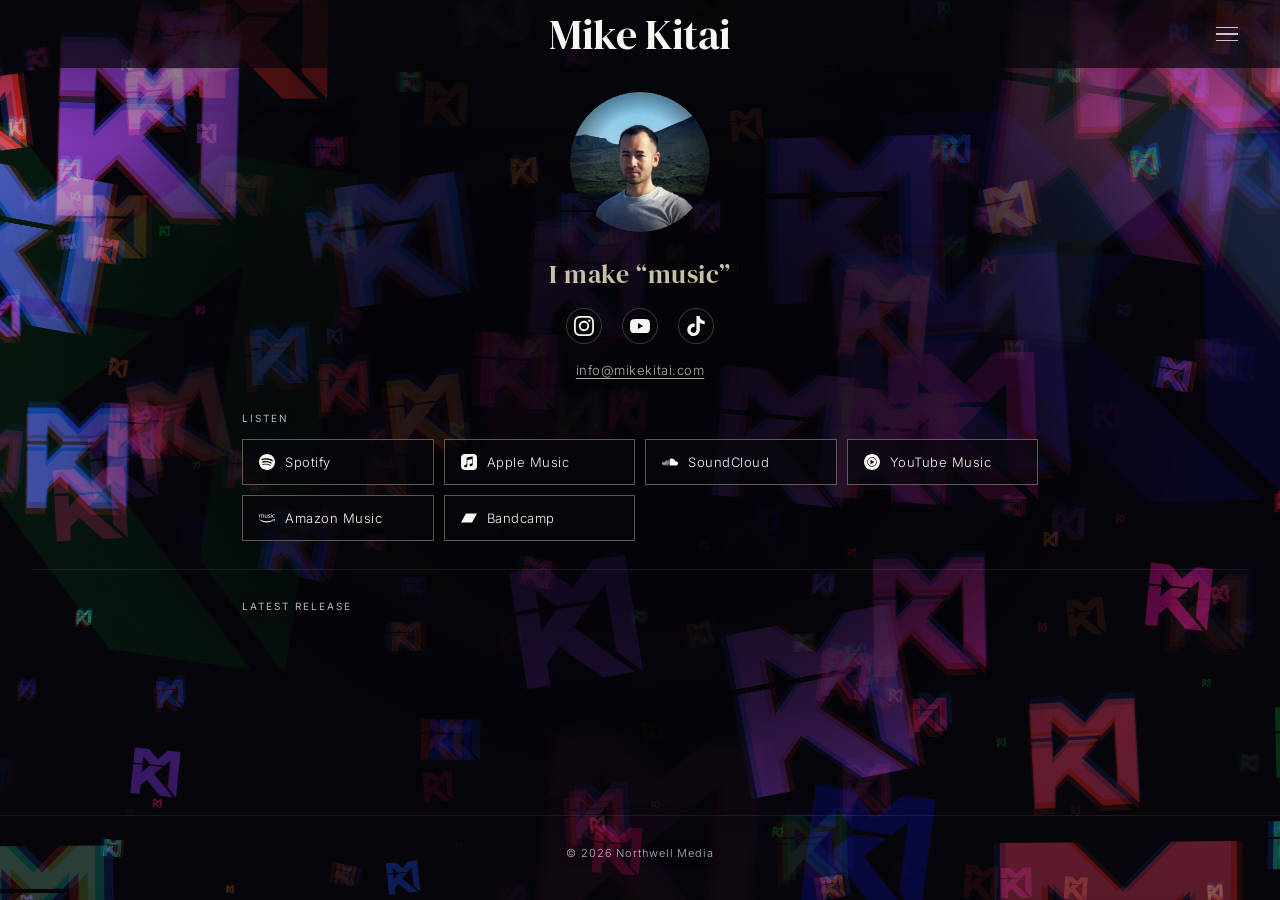
<file: index.html>
<!DOCTYPE html>
<html lang="en">
<head>
  <meta charset="UTF-8" />
  <meta name="viewport" content="width=device-width, initial-scale=1.0" />
  <title>Mike Kitai | Tokyo-Based Singer-Songwriter</title>
  <meta name="description" content="Mike Kitai is a Tokyo-based singer-songwriter. Listen on Spotify, Apple Music, Bandcamp, SoundCloud, YouTube Music and Amazon Music." />
  <link rel="canonical" href="https://mikekitai.com/" />
  <meta name="theme-color" content="#07060b" />

  <!-- Open Graph / social cards -->
  <meta property="og:site_name" content="Mike Kitai" />
  <meta property="og:title" content="Mike Kitai | Tokyo-Based Singer-Songwriter" />
  <meta property="og:description" content="Tokyo-based singer-songwriter. Listen on Spotify, Apple Music, Bandcamp and more." />
  <meta property="og:url" content="https://mikekitai.com/" />
  <meta property="og:type" content="profile" />
  <meta property="og:locale" content="en_US" />
  <meta property="og:image" content="https://mikekitai.com/og-image-v2.jpg" />
  <meta property="og:image:width" content="1200" />
  <meta property="og:image:height" content="630" />
  <meta property="og:image:alt" content="Mike Kitai — Tokyo-based singer-songwriter" />
  <meta name="twitter:card" content="summary_large_image" />
  <meta name="twitter:title" content="Mike Kitai | Tokyo-Based Singer-Songwriter" />
  <meta name="twitter:description" content="Tokyo-based singer-songwriter. Listen on Spotify, Apple Music, Bandcamp and more." />
  <meta name="twitter:image" content="https://mikekitai.com/og-image-v2.jpg" />

  <!-- Structured data: tells Google this domain and the streaming profiles are one artist -->
  <script type="application/ld+json">
  {
    "@context": "https://schema.org",
    "@graph": [
      {
        "@type": ["Person", "MusicGroup"],
        "@id": "https://mikekitai.com/#artist",
        "name": "Mike Kitai",
        "url": "https://mikekitai.com/",
        "image": "https://mikekitai.com/og-image-v2.jpg",
        "description": "Tokyo-based singer-songwriter.",
        "jobTitle": "Singer-songwriter",
        "genre": ["Singer-songwriter", "Indie"],
        "email": "mailto:info@mikekitai.com",
        "homeLocation": {
          "@type": "Place",
          "name": "Tokyo, Japan",
          "address": {
            "@type": "PostalAddress",
            "addressLocality": "Tokyo",
            "addressCountry": "JP"
          }
        },
        "sameAs": [
          "https://open.spotify.com/artist/4LYH22JGVj8yZzbvF5Qhyh",
          "https://music.apple.com/jp/artist/mike-kitai/1631003620",
          "https://soundcloud.com/mikekitai",
          "https://music.youtube.com/@mikekitai",
          "https://music.amazon.com/artists/B0B4R88N2R/mike-kitai",
          "https://mikekitai.bandcamp.com/",
          "https://www.instagram.com/mikekitai",
          "https://youtube.com/@mikekitai",
          "https://www.tiktok.com/@mikekitai"
        ]
      },
      {
        "@type": "WebSite",
        "@id": "https://mikekitai.com/#website",
        "url": "https://mikekitai.com/",
        "name": "Mike Kitai",
        "inLanguage": "en",
        "publisher": { "@id": "https://mikekitai.com/#artist" }
      }
    ]
  }
  </script>

  <link rel="preload" as="image" href="portrait-base.webp" fetchpriority="high" />
  <link rel="preload" as="font" type="font/woff2" href="fonts/dmserifdisplay-400.woff2" crossorigin />
  <link rel="preload" as="font" type="font/woff2" href="fonts/inter-400.woff2" crossorigin />
  <link rel="icon" href="MK_favicon.svg" type="image/svg+xml" />
  <script src="site.js" defer></script>
  <script src="field.js" defer></script>
  <!-- Analytics — loaded on idle after `load` so the 67 KB of GTM never
       competes with first paint. dataLayer queues the config until then,
       so the pageview still fires for every real visitor. -->
  <script>
    window.dataLayer = window.dataLayer || [];
    function gtag(){dataLayer.push(arguments);}
    gtag('js', new Date());
    gtag('config', 'G-2ZZ6YZRC86');
    addEventListener('load', function () {
      var load = function () {
        var s = document.createElement('script');
        s.async = true;
        s.src = 'https://www.googletagmanager.com/gtag/js?id=G-2ZZ6YZRC86';
        document.head.appendChild(s);
      };
      'requestIdleCallback' in window
        ? requestIdleCallback(load, { timeout: 3000 })
        : setTimeout(load, 1200);
    });
  </script>
  <style>
  /* ═══ SELF-HOSTED FONTS ═══ same origin, no third-party handshake ═══ */
  @font-face{font-family:'Inter';font-style:normal;font-weight:300;font-display:swap;src:url(fonts/inter-300.woff2) format('woff2')}
  @font-face{font-family:'Inter';font-style:normal;font-weight:400;font-display:swap;src:url(fonts/inter-400.woff2) format('woff2')}
  @font-face{font-family:'DM Serif Display';font-style:normal;font-weight:400;font-display:swap;src:url(fonts/dmserifdisplay-400.woff2) format('woff2')}

  /* The rain layer is position:fixed and covers only the viewport. When a
     mobile URL bar collapses, the visual viewport briefly exceeds it and the
     browser canvas shows through — white by default. Colouring the root
     propagates to the canvas, so overscroll and that gap paint dark. */
  html { background-color: #07060b; }

    /* ═══ SHARED (keep in sync across pages) ═══ */
    *, *::before, *::after { box-sizing: border-box; margin: 0; padding: 0; }

    :root {
      --white: #f7f6f3;
      --mid: #bdb2c9; /* was #7a6d8a — only 2.1:1 on the gradient; this clears 5:1 */
      --accent: #c8bfa8;
      --line: rgba(200, 191, 168, 0.1);
      --line-strong: rgba(200, 191, 168, 0.18);
      --nav-bg: rgba(10, 5, 20, 0.85);
    }

    html { scroll-behavior: smooth; }

    body {
      color: var(--white);
      font-family: 'Inter', sans-serif;
      font-weight: 300;
      font-size: 15px;
      line-height: 1.7;
      overflow-x: hidden;
    }

    /* ═══ BACKGROUND ═══
       One 18px column per pixel of the MK grid. Each carries a soft streak on
       black that falls at its own rate, built by the script at the end of the
       body. transform only, so it composites rather than repaints. */
    .gradient-bg {
      position: fixed;
      inset: 0;
      z-index: -2;
      background-color: #07060b;
      display: flex;
      overflow: hidden;
    }

    .rain-col { flex: 0 0 18px; position: relative; overflow: hidden; }

    .rain-col > i {
      position: absolute;
      left: 0; right: 0; top: 0;
      display: block;
      animation-name: fall;
      animation-timing-function: linear;
      animation-iteration-count: infinite;
    }

    @keyframes fall {
      from { transform: translateY(0); }
      to   { transform: translateY(var(--p)); }
    }

    /* The pixel stencil as three offset CMY masks. Cyan blocks red, magenta
       blocks green, yellow blocks blue — stacked in register they make black,
       and where they drift apart each pixel edge picks up a colour fringe. */
    .mk-mask {
      position: fixed;
      inset: 0;
      z-index: -1;
      pointer-events: none;
      background-image: url("data:image/svg+xml,%3Csvg%20xmlns%3D%27http%3A%2F%2Fwww.w3.org%2F2000%2Fsvg%27%20viewBox%3D%27-2%20-2%20104%20104%27%3E%3Cpath%20d%3D%27M0%2C0%20L100%2C0%20L100%2C100%20L0%2C100%20Z%20M31%2C0%20L51.8%2C20.8%20L72.6%2C0%20Z%20M0%2C33.3%20L0%2C36.7%20L20%2C36.7%20L20%2C52.6%20L36%2C36.7%20L64.3%2C36.7%20L47.2%2C53.9%20L93.2%2C100%20L100%2C100%20L80%2C79.9%20L80%2C21%20L67.6%2C33.4%20L36%2C33.4%20L20%2C17.4%20L20%2C33.3%20Z%20M20%2C81%20L20%2C100%20L64.9%2C100%20L33%2C68.1%20Z%27%20fill%3D%27%23ffff00%27%20fill-rule%3D%27evenodd%27%2F%3E%3C%2Fsvg%3E"), url("data:image/svg+xml,%3Csvg%20xmlns%3D%27http%3A%2F%2Fwww.w3.org%2F2000%2Fsvg%27%20viewBox%3D%27-2%20-2%20104%20104%27%3E%3Cpath%20d%3D%27M0%2C0%20L100%2C0%20L100%2C100%20L0%2C100%20Z%20M31%2C0%20L51.8%2C20.8%20L72.6%2C0%20Z%20M0%2C33.3%20L0%2C36.7%20L20%2C36.7%20L20%2C52.6%20L36%2C36.7%20L64.3%2C36.7%20L47.2%2C53.9%20L93.2%2C100%20L100%2C100%20L80%2C79.9%20L80%2C21%20L67.6%2C33.4%20L36%2C33.4%20L20%2C17.4%20L20%2C33.3%20Z%20M20%2C81%20L20%2C100%20L64.9%2C100%20L33%2C68.1%20Z%27%20fill%3D%27%23ff00ff%27%20fill-rule%3D%27evenodd%27%2F%3E%3C%2Fsvg%3E"), url("data:image/svg+xml,%3Csvg%20xmlns%3D%27http%3A%2F%2Fwww.w3.org%2F2000%2Fsvg%27%20viewBox%3D%27-2%20-2%20104%20104%27%3E%3Cpath%20d%3D%27M0%2C0%20L100%2C0%20L100%2C100%20L0%2C100%20Z%20M31%2C0%20L51.8%2C20.8%20L72.6%2C0%20Z%20M0%2C33.3%20L0%2C36.7%20L20%2C36.7%20L20%2C52.6%20L36%2C36.7%20L64.3%2C36.7%20L47.2%2C53.9%20L93.2%2C100%20L100%2C100%20L80%2C79.9%20L80%2C21%20L67.6%2C33.4%20L36%2C33.4%20L20%2C17.4%20L20%2C33.3%20Z%20M20%2C81%20L20%2C100%20L64.9%2C100%20L33%2C68.1%20Z%27%20fill%3D%27%2300ffff%27%20fill-rule%3D%27evenodd%27%2F%3E%3C%2Fsvg%3E");
      background-size: 18px 18px, 18px 18px, 18px 18px;
      background-repeat: repeat, repeat, repeat;
      background-blend-mode: multiply, multiply, normal;
      mix-blend-mode: multiply;
      animation: aberrate 11s ease-in-out infinite alternate;
    }

    @keyframes aberrate {
      0%   { background-position:  1px 0px, 0 0, -1px  0px; }
      50%  { background-position: -1px 1px, 0 0,  1px -1px; }
      100% { background-position:  2px 0px, 0 0, -2px  1px; }
    }

    /* Soft darkening under the content column only; the edges stay bright. */
    .scrim {
      position: fixed;
      inset: 0;
      z-index: -1;
      pointer-events: none;
      background: radial-gradient(ellipse 58% 72% at 50% 42%,
                  rgba(4, 3, 8, 0.82) 0%, rgba(4, 3, 8, 0.45) 52%, transparent 78%);
    }

    .navbar {
      position: fixed;
      top: 0;
      left: 0;
      right: 0;
      z-index: 100;
      display: grid;
      grid-template-columns: 36px 1fr 36px;
      align-items: center;
      padding: 0 32px;
      height: 68px;
      /* Matched to .platform-link: same fill and no
         backdrop-filter for the same reason — blurring a full-width bar
         over rain that repaints every frame costs more than the fill. */
      background: rgba(7, 6, 11, 0.7);
    }

    .navbar-name {
      font-family: 'DM Serif Display', serif;
      font-weight: 400;
      font-size: clamp(24px, 4vw, 42px);
      letter-spacing: -0.01em;
      color: var(--white);
      white-space: nowrap;
      text-align: center;
      grid-column: 2;
      line-height: 1;
      text-decoration: none;
      display: inline-block;
      padding: 8px 16px;
      margin: 0 auto;
    }

    .hamburger {
      display: flex;
      flex-direction: column;
      justify-content: center;
      gap: 5px;
      width: 36px;
      height: 36px;
      background: none;
      border: none;
      cursor: pointer;
      padding: 4px;
      grid-column: 3;
    }

    .hamburger span {
      display: block;
      width: 22px;
      height: 1.5px;
      background: var(--white);
      opacity: 0.8;
      transition: opacity 0.2s;
    }

    .hamburger:hover span { opacity: 1; }

    .nav-menu {
      display: none;
      position: absolute;
      top: 68px;
      right: 0;
      min-width: 200px;
      background: rgba(7, 6, 11, 0.7);
      padding: 8px 0;
    }

    .nav-menu.open { display: block; }

    .nav-link {
      display: block;
      padding: 12px 24px;
      color: var(--white);
      text-decoration: none;
      font-size: 13px;
      letter-spacing: 0.08em;
      text-transform: uppercase;
      opacity: 0.7;
      transition: opacity 0.2s, background 0.2s;
    }

    .nav-link:hover {
      opacity: 1;
      background: rgba(200, 191, 168, 0.06);
    }

    footer {
      border-top: 1px solid var(--line);
      padding: 28px 32px;
      text-align: center;
      font-size: 11px;
      color: var(--mid);
      letter-spacing: 0.08em;
    }

    .footer-cta {
      margin-bottom: 12px;
      font-size: 12px;
      letter-spacing: 0.06em;
    }

    .footer-cta a {
      color: var(--accent);
      text-decoration: none;
      border-bottom: 1px solid rgba(200,191,168,0.25);
      padding-bottom: 2px;
      transition: border-color 0.2s;
    }

    .footer-cta a:hover { border-color: var(--accent); }

    /* ── A11Y: skip link, focus ring, screen-reader text ── */
    .skip-link {
      position: absolute;
      left: 8px;
      top: -64px;
      z-index: 200;
      padding: 10px 18px;
      background: #12081f;
      color: var(--white);
      border: 1px solid var(--line-strong);
      border-radius: 3px;
      font-size: 13px;
      letter-spacing: 0.06em;
      text-decoration: none;
      transition: top 0.2s;
    }

    .skip-link:focus { top: 8px; }

    :focus-visible {
      outline: 2px solid var(--accent);
      outline-offset: 3px;
      border-radius: 2px;
    }

    .visually-hidden {
      position: absolute;
      width: 1px;
      height: 1px;
      margin: -1px;
      padding: 0;
      overflow: hidden;
      clip: rect(0 0 0 0);
      clip-path: inset(50%);
      white-space: nowrap;
      border: 0;
    }

    /* ── A11Y: respect reduced-motion ── */
    @media (prefers-reduced-motion: reduce) {
      html { scroll-behavior: auto; }
      *, *::before, *::after {
        animation-duration: 0.01ms !important;
        animation-iteration-count: 1 !important;
        transition-duration: 0.01ms !important;
      }
      .rain-col > i, .mk-mask, .navbar-name,
      .platform-link, .platform-link svg, .social-icon svg,
      .hero-email, .apply-email, .hero-quote, .hero-portrait { animation: none !important; }
      .platform-link svg, .social-icon svg { filter: drop-shadow(0 0 3px rgba(0,0,0,.9)); }
      .navbar-name, .platform-link, .hero-email, .apply-email { text-shadow: none; }
      .hero-quote { text-shadow: 0 2px 14px rgba(3,2,9,.9); }
      .hero-portrait { filter: grayscale(15%); }
    }


    /* ═══ LEGIBILITY OVER THE RAIN ═══
       Remove a class from the body tag to switch any of these off. */

    /* No backdrop-filter here on purpose. Blurring ten small plates over
       content that changes every frame means re-sampling and re-blurring all
       ten, every frame. At 46px tall a slightly more opaque fill is
       indistinguishable and costs nothing. The big content panels on the
       other pages keep their blur — there the effect actually shows. */
    .frosted .platform-link,
    .frosted .listing,
    .frosted .stat-pill {
      background: rgba(7, 6, 11, 0.7);
      border-color: rgba(200, 191, 168, 0.38);
    }
    .frosted .social-icon {
      background: rgba(7, 6, 11, 0.7);
      border-radius: 50%;
      border: 1px solid rgba(200, 191, 168, 0.25);
    }
    .frosted .hero-email,
    .frosted .apply-email {
      background: rgba(7, 6, 11, 0.68);
      padding: 7px 14px;
      border-radius: 3px;
    }
    .frosted .spotify-embed { border-radius: 6px; }

    .strongborder { --line-strong: rgba(200, 191, 168, 0.45); }
    .strongborder .platform-link { border-color: rgba(200, 191, 168, 0.45); }

    .brighticons .social-icon { opacity: 1; }
    .brighticons .social-icon svg,
    .brighticons .platform-link svg { opacity: 1; }

    /* Chromatic split. Labels use text-shadow; SVGs can't, so they stack
       drop-shadows. The dark halo leads every keyframe so nothing loses its
       separation from the rain. Offsets stay small — these are 13px labels. */
    @keyframes rgbUIText {
      0%, 25% { text-shadow: 0 0 1px rgba(251,0,231,.55), 0 0 2px rgba(0,233,235,.55); }
      45%     { text-shadow: 2px 0 1px rgba(251,0,231,.55), -2px 0 1px rgba(0,233,235,.55); }
      50%     { text-shadow: -2px 0 1px rgba(251,0,231,.55), 2px 0 1px rgba(0,233,235,.55); }
      55%     { text-shadow: 0 0 2px rgba(251,0,231,.55), 0 0 2px rgba(0,233,235,.55); }
      90%     { text-shadow: -1px 1px 1px rgba(251,0,231,.55), 1px -1px 1px rgba(0,233,235,.55); }
      100%    { text-shadow: 1px 0 1px rgba(251,0,231,.55), -1px 0 1px rgba(0,233,235,.55); }
    }
    /* Colour first, halo last. drop-shadow chains — each one operates on the
       output of the one before it — so a black halo listed first swallows
       every colour cast after it. */
    @keyframes rgbUIIcon {
      0%, 25% { filter: drop-shadow(0 0 1px rgba(251,0,231,.8))  drop-shadow(0 0 2px rgba(0,233,235,.8))  drop-shadow(0 0 3px rgba(0,0,0,.75)); }
      45%     { filter: drop-shadow(2px 0 0 rgba(251,0,231,.8))  drop-shadow(-2px 0 0 rgba(0,233,235,.8)) drop-shadow(0 0 3px rgba(0,0,0,.75)); }
      50%     { filter: drop-shadow(-2px 0 0 rgba(251,0,231,.8)) drop-shadow(2px 0 0 rgba(0,233,235,.8))  drop-shadow(0 0 3px rgba(0,0,0,.75)); }
      55%     { filter: drop-shadow(0 0 2px rgba(251,0,231,.8))  drop-shadow(0 0 2px rgba(0,233,235,.8))  drop-shadow(0 0 3px rgba(0,0,0,.75)); }
      90%     { filter: drop-shadow(-1px 1px 0 rgba(251,0,231,.8)) drop-shadow(1px -1px 0 rgba(0,233,235,.8)) drop-shadow(0 0 3px rgba(0,0,0,.75)); }
      100%    { filter: drop-shadow(1px 0 0 rgba(251,0,231,.8))  drop-shadow(-1px 0 0 rgba(0,233,235,.8)) drop-shadow(0 0 3px rgba(0,0,0,.75)); }
    }

    /* The social marks are 20px and sit on their own frosted disc, so they
       don't need the dark halo — and without it the split can run harder. */
    @keyframes rgbSocialIcon {
      0%, 25% { filter: drop-shadow(0 0 1px rgba(251,0,231,.9)) drop-shadow(0 0 2px rgba(0,233,235,.9)); }
      45%     { filter: drop-shadow(3px 0 0 rgba(251,0,231,.9)) drop-shadow(-3px 0 0 rgba(0,233,235,.9)); }
      50%     { filter: drop-shadow(-3px 0 0 rgba(251,0,231,.9)) drop-shadow(3px 0 0 rgba(0,233,235,.9)); }
      55%     { filter: drop-shadow(0 2px 0 rgba(251,0,231,.9)) drop-shadow(0 -2px 0 rgba(0,233,235,.9)); }
      90%     { filter: drop-shadow(-2px 2px 0 rgba(251,0,231,.9)) drop-shadow(2px -2px 0 rgba(0,233,235,.9)); }
      100%    { filter: drop-shadow(2px 0 0 rgba(251,0,231,.9)) drop-shadow(-2px 0 0 rgba(0,233,235,.9)); }
    }

    .rgbui .platform-link,
    .rgbui .hero-email,
    .rgbui .apply-email { animation: rgbUIText 2.2s steps(9) infinite alternate; }
    .rgbui .platform-link svg { animation: rgbUIIcon 2.2s steps(9) infinite alternate; }
    .rgbui .social-icon svg  { animation: rgbSocialIcon 2.2s steps(9) infinite alternate; }

    /* staggered so they don't flash in unison */
    .rgbui .platform-link:nth-child(1), .rgbui .platform-link:nth-child(1) svg { animation-delay: 0s; }
    .rgbui .platform-link:nth-child(2), .rgbui .platform-link:nth-child(2) svg { animation-delay: -0.35s; }
    .rgbui .platform-link:nth-child(3), .rgbui .platform-link:nth-child(3) svg { animation-delay: -0.7s; }
    .rgbui .platform-link:nth-child(4), .rgbui .platform-link:nth-child(4) svg { animation-delay: -1.05s; }
    .rgbui .platform-link:nth-child(5), .rgbui .platform-link:nth-child(5) svg { animation-delay: -1.4s; }
    .rgbui .platform-link:nth-child(6), .rgbui .platform-link:nth-child(6) svg { animation-delay: -1.75s; }
    .rgbui .social-icon:nth-child(1) svg { animation-delay: -0.5s; }
    .rgbui .social-icon:nth-child(2) svg { animation-delay: -1.2s; }
    .rgbui .social-icon:nth-child(3) svg { animation-delay: -1.9s; }

    /* the navbar wordmark */
    @keyframes rgbText {
      0%, 25% { text-shadow: 0 0 1px rgba(251,0,231,.75), 0 0 3px rgba(0,233,235,.75), 0 0 3px rgba(0,242,14,.5); }
      45%     { text-shadow: 3px 0 1px rgba(251,0,231,.75), 0 3px 1px rgba(0,233,235,.75), -3px 0 1px rgba(0,242,14,.5); }
      50%     { text-shadow: -3px 0 1px rgba(251,0,231,.75), 0 -3px 1px rgba(0,233,235,.75), 3px 0 1px rgba(0,242,14,.5); }
      55%     { text-shadow: 0 0 3px rgba(251,0,231,.75), 0 0 3px rgba(0,233,235,.75), 0 0 3px rgba(0,242,14,.5); }
      90%     { text-shadow: -3px 0 1px rgba(251,0,231,.75), 0 3px 1px rgba(0,233,235,.75), 3px 0 1px rgba(0,242,14,.5); }
      100%    { text-shadow: 3px 0 1px rgba(251,0,231,.75), 0 -3px 1px rgba(0,233,235,.75), -3px 0 1px rgba(0,242,14,.5); }
    }
    .navbar-name { will-change: text-shadow; animation: rgbText 2s steps(9) infinite alternate; }

    /* body text sitting straight on the rain needs a little separation */
    .section-label, .page-eyebrow, .page-intro,
    .team-section-title, .team-card .name, .team-card .role,
    .listing-meta, .listing-description, .listing-requirements,
    .apply-section p, .apply-note, footer {
      text-shadow: 0 1px 10px rgba(3, 2, 9, 0.85);
    }

    /* everything non-essential stops while the page falls apart */
    body.collapsing .platform-link,
    body.collapsing .platform-link svg,
    body.collapsing .social-icon svg,
    body.collapsing .hero-email,
    body.collapsing .hero-quote,
    body.collapsing .navbar-name,
    body.collapsing .hero-portrait,
    body.collapsing .mk-mask { animation-play-state: paused; }

    /* ═══ PAGE-SPECIFIC ═══ */

    /* ── HERO ── */
    .hero {
      max-width: 860px;
      margin: 0 auto;
      padding: 92px 32px 8px;
      display: flex;
      flex-direction: column;
      align-items: center;
      text-align: center;
      gap: 20px;
    }

    /* ── PORTRAIT + BREATH RINGS ── */
    .portrait-wrap {
      position: relative;
      width: 140px;
      height: 140px;
      flex-shrink: 0;
      perspective: 600px;
    }

    .portrait-inner {
      position: relative;
      width: 100%;
      height: 100%;
      transform-style: preserve-3d;
      transition: transform 0.6s cubic-bezier(0.4, 0, 0.2, 1);
      z-index: 2;
    }

    .portrait-inner.flipping {
      animation: coin-flip 0.7s cubic-bezier(0.4, 0, 0.2, 1) forwards;
    }

    @keyframes coin-flip {
      0%   { transform: rotateY(0deg); }
      100% { transform: rotateY(360deg); }
    }

    .portrait-front,
    .portrait-back {
      position: absolute;
      inset: 0;
      border-radius: 50%;
      backface-visibility: hidden;
      -webkit-backface-visibility: hidden;
    }

    /* No fill and no ring: the back of the disc is the rain itself, with the
       mark sitting on it. Inlined rather than an <img> so it can take
       currentColor — the source SVG is solid black and would disappear
       against the ground. The two shadows are what keep it legible while a
       bright streak passes behind it. */
    .portrait-back {
      transform: rotateY(180deg);
      display: flex;
      align-items: center;
      justify-content: center;
      color: var(--accent);
    }

    .portrait-back .mk-mark {
      width: 60%;
      height: 60%;
      filter: drop-shadow(0 2px 9px rgba(3, 2, 9, 0.95))
              drop-shadow(0 0 3px rgba(3, 2, 9, 0.9));
    }

    .hero-portrait {
      width: 100%;
      height: 100%;
      border-radius: 50%;
      object-fit: cover;
      object-position: center 15%;
      filter: grayscale(15%);
      border: 1px solid rgba(200,191,168,0.2);
      cursor: pointer;
      display: block;
    }

    .breath-ring {
      position: absolute;
      top: 50%; left: 50%;
      transform: translate(-50%, -50%);
      width: 140px; height: 140px;
      border-radius: 50%;
      z-index: 0;
      pointer-events: none;
    }

    .breath-ring:nth-child(1) {
      background: radial-gradient(circle, rgba(167,139,250,0.32) 0%, rgba(139,92,246,0.12) 50%, transparent 72%);
      animation: breath 4s ease-in-out infinite;
      animation-delay: 0s;
    }
    .breath-ring:nth-child(2) {
      background: radial-gradient(circle, rgba(192,132,252,0.2) 0%, rgba(167,139,250,0.07) 50%, transparent 72%);
      animation: breath 4s ease-in-out infinite;
      animation-delay: 0.5s;
    }
    .breath-ring:nth-child(3) {
      background: radial-gradient(circle, rgba(103,232,249,0.14) 0%, rgba(103,232,249,0.04) 50%, transparent 72%);
      animation: breath-slow 6s ease-in-out infinite;
      animation-delay: 0s;
    }

    @keyframes breath {
      0%   { transform: translate(-50%,-50%) scale(1);   opacity: 0.9; }
      50%  { transform: translate(-50%,-50%) scale(2.4); opacity: 0.35; }
      100% { transform: translate(-50%,-50%) scale(1);   opacity: 0.9; }
    }
    @keyframes breath-slow {
      0%   { transform: translate(-50%,-50%) scale(1.2); opacity: 0.5; }
      50%  { transform: translate(-50%,-50%) scale(3.2); opacity: 0.08; }
      100% { transform: translate(-50%,-50%) scale(1.2); opacity: 0.5; }
    }

    /* ── QUOTE ── */
    .hero-quote {
      font-family: 'DM Serif Display', serif;
      font-size: clamp(20px, 2.6vw, 26px);
      font-weight: 400;
      color: var(--accent);
      letter-spacing: 0.02em;
    }


    /* ── PORTRAIT & QUOTE ── */

    /* Cool-spectrum chromatic edge, eased over 9s so it drifts rather than
       jitters. Tight blur radii keep it on the photograph, not around it. */
    @keyframes fluoroFringe {
      0%   { filter: grayscale(15%) drop-shadow(-1px 0 1px rgba(186,255,236,.42)) drop-shadow(1px 0 1px rgba(176,238,255,.42)); }
      35%  { filter: grayscale(15%) drop-shadow(0 -1px 1px rgba(186,255,236,.34)) drop-shadow(0 1px 2px rgba(176,238,255,.38)); }
      70%  { filter: grayscale(15%) drop-shadow(1px 1px 2px rgba(198,255,244,.40)) drop-shadow(-1px -1px 1px rgba(176,238,255,.34)); }
      100% { filter: grayscale(15%) drop-shadow(2px 0 1px rgba(186,255,236,.44)) drop-shadow(-2px 0 2px rgba(176,238,255,.40)); }
    }
    .hero-portrait { will-change: filter; animation: fluoroFringe 9s ease-in-out infinite alternate; }

    /* the breathing rings are retired — the fringe replaces them */
    .breath-ring { display: none; }

    /* Quote keeps its original size; prominence comes from the split. Each
       keyframe leads with a dark halo so it stays legible over the rain.
       2.4s against the navbar's 2s, so they never pulse together. */
    @keyframes rgbQuote {
      0%, 25% { text-shadow: 0 2px 14px rgba(3,2,9,.9), 0 0 1px rgba(251,0,231,.7), 0 0 3px rgba(0,233,235,.7), 0 0 3px rgba(0,242,14,.45); }
      45%     { text-shadow: 0 2px 14px rgba(3,2,9,.9), 3px 0 1px rgba(251,0,231,.7), 0 3px 1px rgba(0,233,235,.7), -3px 0 1px rgba(0,242,14,.45); }
      50%     { text-shadow: 0 2px 14px rgba(3,2,9,.9), -3px 0 1px rgba(251,0,231,.7), 0 -3px 1px rgba(0,233,235,.7), 3px 0 1px rgba(0,242,14,.45); }
      55%     { text-shadow: 0 2px 14px rgba(3,2,9,.9), 0 0 3px rgba(251,0,231,.7), 0 0 3px rgba(0,233,235,.7), 0 0 3px rgba(0,242,14,.45); }
      90%     { text-shadow: 0 2px 14px rgba(3,2,9,.9), -3px 0 1px rgba(251,0,231,.7), 0 3px 1px rgba(0,233,235,.7), 3px 0 1px rgba(0,242,14,.45); }
      100%    { text-shadow: 0 2px 14px rgba(3,2,9,.9), 3px 0 1px rgba(251,0,231,.7), 0 -3px 1px rgba(0,233,235,.7), -3px 0 1px rgba(0,242,14,.45); }
    }
    .hero-quote { will-change: text-shadow; animation: rgbQuote 2.4s steps(9) infinite alternate; }

    /* ── EMAIL ── */
    .hero-email {
      display: inline-block;
      margin-top: 16px;
      color: var(--white);
      text-decoration: none;
      font-size: 13px;
      letter-spacing: 0.04em;
      opacity: 0.7;
      transition: opacity 0.2s;
    }

    .hero-email:hover { opacity: 1; }

    .email-underline {
      text-decoration: underline;
      text-underline-offset: 3px;
      transition: opacity 0.3s;
    }

    /* ── SOCIAL ICONS ── */
    .hero-socials {
      display: flex;
      justify-content: center;
      gap: 20px;
      margin-top: 12px;
      margin-bottom: -8px;
    }

    .social-icon {
      display: flex;
      align-items: center;
      justify-content: center;
      width: 36px;
      height: 36px;
      opacity: 0.7;
      transition: opacity 0.2s;
    }

    .social-icon:hover { opacity: 1; }

    .social-icon svg {
      width: 20px;
      height: 20px;
      fill: var(--white);
    }

    /* ── SECTIONS ── */
    section {
      max-width: 860px;
      margin: 0 auto;
      padding: 28px 32px;
    }

    #listen { padding-top: 14px; }

    .section-label {
      font-size: 10px;
      font-weight: 400;
      letter-spacing: 0.2em;
      text-transform: uppercase;
      color: var(--mid);
      margin-bottom: 12px;
    }

    /* ── LINK GRIDS ── */
    .link-grid {
      display: grid;
      grid-template-columns: repeat(auto-fill, minmax(170px, 1fr));
      gap: 10px;
    }

    .platform-link {
      display: flex;
      align-items: center;
      gap: 10px;
      padding: 0 16px;
      height: 46px;
      border: 1px solid var(--line-strong);
      color: var(--white);
      text-decoration: none;
      font-size: 13px;
      letter-spacing: 0.04em;
      transition: border-color 0.2s, background 0.2s;
      white-space: nowrap;
      overflow: hidden;
    }

    .platform-link:hover {
      border-color: var(--accent);
      background: rgba(200,191,168,0.06);
    }

    .platform-link svg,
    .platform-link img {
      flex-shrink: 0;
      width: 16px;
      height: 16px;
      min-width: 16px;
      min-height: 16px;
      fill: var(--white);
      opacity: 0.85;
      overflow: visible;
    }

    /* ── DIVIDER ── */
    .falling-divider {
      border-top: 1px solid var(--line);
      margin: 0 32px;
      height: 1px;
    }

    .spotify-embed { border: 0; border-radius: 4px; }

    @media (max-width: 620px) {
      .link-grid { grid-template-columns: 1fr 1fr; }
    }

    /* ── SDG MODE ── */
    .page-filter-wrap,
    .mk-mask,
    .scrim,
    .gradient-bg {
      transition: filter 1.2s ease;
    }

    .page-filter-wrap.sdg-mode,
    .mk-mask.sdg-mode,
    .scrim.sdg-mode,
    .gradient-bg.sdg-mode {
      filter: grayscale(100%);
    }

    .sdg-hint {
      position: fixed;
      bottom: 72px;
      left: 50%;
      transform: translateX(-50%);
      font-size: 10px;
      letter-spacing: 0.2em;
      text-transform: uppercase;
      color: var(--accent);
      opacity: 0;
      transition: opacity 0.8s ease;
      pointer-events: none;
      z-index: 999;
      white-space: nowrap;
    }
    .sdg-hint.visible { opacity: 0.6; }
  
  /* One filter on the button, not three on the bars — the chromatic split
     then reads as a single glitching icon rather than three loose lines,
     and it is one composited layer instead of three. Menu text is left
     alone on purpose. */
  .rgbui .hamburger { will-change: filter; animation: rgbUIIcon 2.2s steps(9) infinite alternate; }
  @media (prefers-reduced-motion: reduce) { .rgbui .hamburger { animation: none; } }

  /* Menu items matched to .platform-link: same full-strength white and the
     same rgbUIText treatment, staggered so the three don't pulse in unison. */
  .nav-link { opacity: 1; }
  .rgbui .nav-link { animation: rgbUIText 2.2s steps(9) infinite alternate; }
  .rgbui .nav-link:nth-child(1) { animation-delay: 0s; }
  .rgbui .nav-link:nth-child(2) { animation-delay: -0.55s; }
  .rgbui .nav-link:nth-child(3) { animation-delay: -1.1s; }
  body.collapsing .nav-link { animation-play-state: paused; }
  @media (prefers-reduced-motion: reduce) { .rgbui .nav-link { animation: none; } }
</style>
  <style>
    /* The mask tiles the mark over the whole viewport at 18px. That was there
       to give the rain its shape; the field supplies its own, so it goes. */
    .mk-mask { display: none !important; }

    /* ── graded portrait ──────────────────────────────────────────────
       The original <img> stays in the DOM so anything that queries
       #hero-portrait still finds it; it is just no longer what you see.
       Tone and palette are baked into the three channel files. The border
       is gone on purpose: a hairline ring around a feathered edge puts the
       hard boundary straight back. */
    #hero-portrait { opacity: 0 !important; }

    .mk-split {
      position: absolute;
      inset: 0;
      border-radius: 50%;
      background: #000;          /* the base the channels screen onto */
      isolation: isolate;        /* keeps the blend inside this box */
      -webkit-mask-image: radial-gradient(circle at 50% 46%, #000 41%, rgba(0,0,0,0) 99%);
      mask-image: radial-gradient(circle at 50% 46%, #000 41%, rgba(0,0,0,0) 99%);
    }

    .mk-ch {
      position: absolute;
      inset: 0;
      width: 100%;
      height: 100%;
      object-fit: cover;
      object-position: center 15%;
      border-radius: 50%;
      mix-blend-mode: screen;
    }

    /* Same schedule as rgbSocialIcon, so the portrait ticks with the icons. */
    .mk-r { animation: mkSplitR 2.2s steps(9) infinite alternate; }
    .mk-b { animation: mkSplitB 2.2s steps(9) infinite alternate; }

    @keyframes mkSplitR {
      0%, 25% { transform: translate(0, 0); }
      45%     { transform: translate(3px, 0); }
      50%     { transform: translate(-3px, 0); }
      55%     { transform: translate(0, 2px); }
      90%     { transform: translate(-2px, 2px); }
      100%    { transform: translate(2px, 0); }
    }
    @keyframes mkSplitB {
      0%, 25% { transform: translate(0, 0); }
      45%     { transform: translate(-3px, 0); }
      50%     { transform: translate(3px, 0); }
      55%     { transform: translate(0, -2px); }
      90%     { transform: translate(2px, -2px); }
      100%    { transform: translate(-2px, 0); }
    }

    @media (prefers-reduced-motion: reduce) {
      .mk-r, .mk-b { animation: none !important; }
    }
  </style>
</head>
<body class="frosted scrimmed strongborder brighticons rgbui">

  <a class="skip-link" href="#listen">Skip to music</a>

  <div class="gradient-bg" aria-hidden="true"></div>
  <div class="mk-mask" aria-hidden="true"></div>
  <div class="scrim" aria-hidden="true"></div>

  <div class="page-filter-wrap" id="page-filter-wrap">

  <!-- NAVBAR -->
  <nav class="navbar" aria-label="Main">
    <div></div>
    <a class="navbar-name" href="index.html">Mike Kitai</a>
    <button class="hamburger" id="hamburger" aria-label="Menu" aria-controls="nav-menu" aria-expanded="false">
      <span></span><span></span><span></span>
    </button>
    <div class="nav-menu" id="nav-menu">
      <a class="nav-link" href="index.html">Home</a>
      <a class="nav-link" href="ourteam.html">Our Team</a>
      <a class="nav-link" href="careers.html">Careers</a>
    </div>
  </nav>

  <!-- HERO -->
  <div class="hero">
    <h1 class="visually-hidden">Mike Kitai — Tokyo-based singer-songwriter</h1>
    <div class="portrait-wrap">
      <div class="breath-ring"></div>
      <div class="breath-ring"></div>
      <div class="breath-ring"></div>
      <div class="portrait-inner" id="portrait-inner">
        <div class="portrait-front">
          <img class="hero-portrait" src="Mike_Kitai_reduced.webp" alt="Mike Kitai" id="hero-portrait" width="140" height="140" decoding="async" />
            <div class="mk-split" aria-hidden="true"><img class="mk-ch" src="portrait-base.webp" alt="" width="140" height="140" fetchpriority="high" decoding="async"><img class="mk-ch mk-r" src="portrait-r.webp" alt="" width="140" height="140" decoding="async"><img class="mk-ch mk-b" src="portrait-b.webp" alt="" width="140" height="140" decoding="async"></div>
        </div>
        <div class="portrait-back">
          <svg class="mk-mark" viewBox="0 0 100 100" xmlns="http://www.w3.org/2000/svg" aria-hidden="true" focusable="false"><path d="M0,0 L100,0 L100,100 L0,100 Z M31,0 L51.8,20.8 L72.6,0 Z M0,33.3 L0,36.7 L20,36.7 L20,52.6 L36,36.7 L64.3,36.7 L47.2,53.9 L93.2,100 L100,100 L80,79.9 L80,21 L67.6,33.4 L36,33.4 L20,17.4 L20,33.3 Z M20,81 L20,100 L64.9,100 L33,68.1 Z" fill="currentColor" fill-rule="evenodd"/></svg>
        </div>
      </div>
    </div>
    <div class="hero-subtext">
      <p class="hero-quote" id="hero-quote">I make “music”</p>
      <div class="hero-socials">
        <a class="social-icon" href="https://www.instagram.com/mikekitai?igsh=MXB3OXppbXY5cTZmMg%3D%3D&amp;utm_source=qr" target="_blank" rel="noopener" aria-label="Instagram">
          <svg viewBox="0 0 24 24" aria-hidden="true" focusable="false"><path d="M7.0301.084c-1.2768.0602-2.1487.264-2.911.5634-.7888.3075-1.4575.72-2.1228 1.3877-.6652.6677-1.075 1.3368-1.3802 2.127-.2954.7638-.4956 1.6365-.552 2.914-.0564 1.2775-.0689 1.6882-.0626 4.947.0062 3.2586.0206 3.6671.0825 4.9473.061 1.2765.264 2.1482.5635 2.9107.308.7889.72 1.4573 1.388 2.1228.6679.6655 1.3365 1.0743 2.1285 1.38.7632.295 1.6361.4961 2.9134.552 1.2773.056 1.6884.069 4.9462.0627 3.2578-.0062 3.668-.0207 4.9478-.0814 1.28-.0607 2.147-.2652 2.9098-.5633.7889-.3086 1.4578-.72 2.1228-1.3881.665-.6682 1.0745-1.3378 1.3795-2.1284.2957-.7632.4966-1.636.552-2.9124.056-1.2809.0692-1.6898.063-4.948-.0063-3.2583-.021-3.6668-.0817-4.9465-.0607-1.2797-.264-2.1487-.5633-2.9117-.3084-.7889-.72-1.4568-1.3876-2.1228C21.2982 1.33 20.628.9208 19.8378.6165 19.074.321 18.2017.1197 16.9244.0645 15.6471.0093 15.236-.005 11.977.0014 8.718.0076 8.31.0215 7.0301.0839m.1402 21.6932c-1.17-.0509-1.8053-.2453-2.2287-.408-.5606-.216-.96-.4771-1.3819-.895-.422-.4178-.6811-.8186-.9-1.378-.1644-.4234-.3624-1.058-.4171-2.228-.0595-1.2645-.072-1.6442-.079-4.848-.007-3.2037.0053-3.583.0607-4.848.05-1.169.2456-1.805.408-2.2282.216-.5613.4762-.96.895-1.3816.4188-.4217.8184-.6814 1.3783-.9003.423-.1651 1.0575-.3614 2.227-.4171 1.2655-.06 1.6447-.072 4.848-.079 3.2033-.007 3.5835.005 4.8495.0608 1.169.0508 1.8053.2445 2.228.408.5608.216.96.4754 1.3816.895.4217.4194.6816.8176.9005 1.3787.1653.4217.3617 1.056.4169 2.2263.0602 1.2655.0739 1.645.0796 4.848.0058 3.203-.0055 3.5834-.061 4.848-.051 1.17-.245 1.8055-.408 2.2294-.216.5604-.4763.96-.8954 1.3814-.419.4215-.8181.6811-1.3783.9-.4224.1649-1.0577.3617-2.2262.4174-1.2656.0595-1.6448.072-4.8493.079-3.2045.007-3.5825-.006-4.848-.0608M16.953 5.5864A1.44 1.44 0 1 0 18.39 4.144a1.44 1.44 0 0 0-1.437 1.4424M5.8385 12.012c.0067 3.4032 2.7706 6.1557 6.173 6.1493 3.4026-.0065 6.157-2.7701 6.1506-6.1733-.0065-3.4032-2.771-6.1565-6.174-6.1498-3.403.0067-6.156 2.771-6.1496 6.1738M8 12.0077a4 4 0 1 1 4.008 3.9921A3.9996 3.9996 0 0 1 8 12.0077"/></svg>
        </a>
        <a class="social-icon" href="https://youtube.com/@mikekitai?si=bY2skAb1UV4zI9KQ" target="_blank" rel="noopener" aria-label="YouTube">
          <svg viewBox="0 0 24 24" aria-hidden="true" focusable="false"><path d="M23.498 6.186a3.016 3.016 0 0 0-2.122-2.136C19.505 3.545 12 3.545 12 3.545s-7.505 0-9.377.505A3.017 3.017 0 0 0 .502 6.186C0 8.07 0 12 0 12s0 3.93.502 5.814a3.016 3.016 0 0 0 2.122 2.136c1.871.505 9.376.505 9.376.505s7.505 0 9.377-.505a3.015 3.015 0 0 0 2.122-2.136C24 15.93 24 12 24 12s0-3.93-.502-5.814zM9.545 15.568V8.432L15.818 12l-6.273 3.568z"/></svg>
        </a>
        <a class="social-icon" href="https://www.tiktok.com/@mikekitai?_r=1&amp;_t=ZS-97TcsLKOYg0" target="_blank" rel="noopener" aria-label="TikTok">
          <svg viewBox="0 0 24 24" aria-hidden="true" focusable="false"><path d="M12.525.02c1.31-.02 2.61-.01 3.91-.02.08 1.53.63 3.09 1.75 4.17 1.12 1.11 2.7 1.62 4.24 1.79v4.03c-1.44-.05-2.89-.35-4.2-.97-.57-.26-1.1-.59-1.62-.93-.01 2.92.01 5.84-.02 8.75-.08 1.4-.54 2.79-1.35 3.94-1.31 1.92-3.58 3.17-5.91 3.21-1.43.08-2.86-.31-4.08-1.03-2.02-1.19-3.44-3.37-3.65-5.71-.02-.5-.03-1-.01-1.49.18-1.9 1.12-3.72 2.58-4.96 1.66-1.44 3.98-2.13 6.15-1.72.02 1.48-.04 2.96-.04 4.44-.99-.32-2.15-.23-3.02.37-.63.41-1.11 1.04-1.36 1.75-.21.51-.15 1.07-.14 1.61.24 1.64 1.82 3.02 3.5 2.87 1.12-.01 2.19-.66 2.77-1.61.19-.33.4-.67.41-1.06.1-1.79.06-3.57.07-5.36.01-4.03-.01-8.05.02-12.07z"/></svg>
        </a>
      </div>
      <a class="hero-email" href="mailto:info@mikekitai.com" id="email-link" aria-label="Copy email address info@mikekitai.com" onclick="copyEmail(event, 'info@mikekitai.com', 'email-text')"><span class="email-underline" id="email-text">info@mikekitai.com</span></a>
    </div>
  </div>

  <!-- STREAMING -->
  <section id="listen" aria-labelledby="listen-heading">
    <h2 class="section-label" id="listen-heading">Listen</h2>
    <div class="link-grid">

      <a class="platform-link" href="https://open.spotify.com/artist/4LYH22JGVj8yZzbvF5Qhyh" target="_blank" rel="noopener">
        <svg viewBox="0 0 24 24" aria-hidden="true" focusable="false"><path d="M12 0C5.4 0 0 5.4 0 12s5.4 12 12 12 12-5.4 12-12S18.66 0 12 0zm5.521 17.34c-.24.359-.66.48-1.021.24-2.82-1.74-6.36-2.101-10.561-1.141-.418.122-.779-.179-.899-.539-.12-.421.18-.78.54-.9 4.56-1.021 8.52-.6 11.64 1.32.42.18.479.659.301 1.02zm1.44-3.3c-.301.42-.841.6-1.262.3-3.239-1.98-8.159-2.58-11.939-1.38-.479.12-1.02-.12-1.14-.6-.12-.48.12-1.021.6-1.141C9.6 9.9 15 10.561 18.72 12.84c.361.181.54.78.241 1.2zm.12-3.36C15.24 8.4 8.82 8.16 5.16 9.301c-.6.179-1.2-.181-1.38-.721-.18-.601.18-1.2.72-1.381 4.26-1.26 11.28-1.02 15.721 1.621.539.3.719 1.02.419 1.56-.299.421-1.02.599-1.559.3z"/></svg>
        Spotify
      </a>

      <a class="platform-link" href="https://music.apple.com/jp/artist/mike-kitai/1631003620?l=en" target="_blank" rel="noopener">
        <svg viewBox="0 0 24 24" aria-hidden="true" focusable="false"><path d="M23.994 6.124a9.23 9.23 0 00-.24-2.19c-.317-1.31-1.062-2.31-2.18-3.043a5.022 5.022 0 00-1.877-.726 10.496 10.496 0 00-1.564-.15c-.04-.003-.083-.01-.124-.013H5.986c-.152.01-.303.017-.455.026-.747.043-1.49.123-2.193.4-1.336.53-2.3 1.452-2.865 2.78-.192.448-.292.925-.363 1.408-.056.392-.088.785-.1 1.18 0 .032-.007.062-.01.093v12.223c.01.14.017.283.027.424.05.815.154 1.624.497 2.373.65 1.42 1.738 2.353 3.234 2.801.42.127.856.187 1.293.228.555.053 1.11.06 1.667.06h11.03a12.5 12.5 0 001.57-.1c.822-.106 1.596-.35 2.295-.81a5.046 5.046 0 001.88-2.207c.186-.42.293-.87.37-1.324.113-.675.138-1.358.137-2.04-.002-3.8 0-7.595-.003-11.393zm-6.423 3.99v5.712c0 .417-.058.827-.244 1.206-.29.59-.76.962-1.388 1.14-.35.1-.706.157-1.07.173-.95.045-1.773-.6-1.943-1.536a1.88 1.88 0 011.038-2.022c.323-.16.67-.25 1.018-.324.378-.082.758-.153 1.134-.24.274-.063.457-.23.51-.516a.904.904 0 00.02-.193c0-1.815 0-3.63-.002-5.443a.725.725 0 00-.026-.185c-.04-.15-.15-.243-.304-.234-.16.01-.318.035-.475.066-.76.15-1.52.303-2.28.456l-2.325.47-1.374.278c-.016.003-.032.01-.048.013-.277.077-.377.203-.39.49-.002.042 0 .086 0 .13-.002 2.602 0 5.204-.003 7.805 0 .42-.047.836-.215 1.227-.278.64-.77 1.04-1.434 1.233-.35.1-.71.16-1.075.172-.96.036-1.755-.6-1.92-1.544-.14-.812.23-1.685 1.154-2.075.357-.15.73-.232 1.108-.31.287-.06.575-.116.86-.177.383-.083.583-.323.6-.714v-.15c0-2.96 0-5.922.002-8.882 0-.123.013-.25.042-.37.07-.285.273-.448.546-.518.255-.066.515-.112.774-.165.733-.15 1.466-.296 2.2-.444l2.27-.46c.67-.134 1.34-.27 2.01-.403.22-.043.442-.088.663-.106.31-.025.523.17.554.482.008.073.012.148.012.223.002 1.91.002 3.822 0 5.732z"/></svg>
        Apple Music
      </a>

      <a class="platform-link" href="https://soundcloud.com/mikekitai" target="_blank" rel="noopener">
        <svg viewBox="0 0 24 24" aria-hidden="true" focusable="false"><path d="M23.999 14.165c-.052 1.796-1.612 3.169-3.4 3.169h-8.18a.68.68 0 0 1-.675-.683V7.862a.747.747 0 0 1 .452-.724s.75-.513 2.333-.513a5.364 5.364 0 0 1 2.763.755 5.433 5.433 0 0 1 2.57 3.54c.282-.08.574-.121.868-.12.884 0 1.73.358 2.347.992s.948 1.49.922 2.373ZM10.721 8.421c.247 2.98.427 5.697 0 8.672a.264.264 0 0 1-.53 0c-.395-2.946-.22-5.718 0-8.672a.264.264 0 0 1 .53 0ZM9.072 9.448c.285 2.659.37 4.986-.006 7.655a.277.277 0 0 1-.55 0c-.331-2.63-.256-5.02 0-7.655a.277.277 0 0 1 .556 0Zm-1.663-.257c.27 2.726.39 5.171 0 7.904a.266.266 0 0 1-.532 0c-.38-2.69-.257-5.21 0-7.904a.266.266 0 0 1 .532 0Zm-1.647.77a26.108 26.108 0 0 1-.008 7.147.272.272 0 0 1-.542 0 27.955 27.955 0 0 1 0-7.147.275.275 0 0 1 .55 0Zm-1.67 1.769c.421 1.865.228 3.5-.029 5.388a.257.257 0 0 1-.514 0c-.21-1.858-.398-3.549 0-5.389a.272.272 0 0 1 .543 0Zm-1.655-.273c.388 1.897.26 3.508-.01 5.412-.026.28-.514.283-.54 0-.244-1.878-.347-3.54-.01-5.412a.283.283 0 0 1 .56 0Zm-1.668.911c.4 1.268.257 2.292-.026 3.572a.257.257 0 0 1-.514 0c-.241-1.262-.354-2.312-.023-3.572a.283.283 0 0 1 .563 0Z"/></svg>
        SoundCloud
      </a>

      <a class="platform-link" href="https://music.youtube.com/@mikekitai?si=0Z9CX8ingRlL9Qvt" target="_blank" rel="noopener">
        <svg viewBox="0 0 24 24" aria-hidden="true" focusable="false"><path d="M12 0C5.376 0 0 5.376 0 12s5.376 12 12 12 12-5.376 12-12S18.624 0 12 0zm0 19.104c-3.924 0-7.104-3.18-7.104-7.104S8.076 4.896 12 4.896s7.104 3.18 7.104 7.104-3.18 7.104-7.104 7.104zm0-13.332c-3.432 0-6.228 2.796-6.228 6.228S8.568 18.228 12 18.228s6.228-2.796 6.228-6.228S15.432 5.772 12 5.772zM9.684 15.54V8.46L15.816 12l-6.132 3.54z"/></svg>
        YouTube Music
      </a>

      <a class="platform-link" href="https://music.amazon.com/artists/B0B4R88N2R/mike-kitai" target="_blank" rel="noopener">
        <svg viewBox="0 0 90 90" aria-hidden="true" focusable="false"><path d="M59.7,40.5c-0.6,0.4-1.5,0.7-2.6,0.7c-1.7,0-3.3-0.2-4.9-0.7c-0.4-0.1-0.7-0.2-0.9-0.2c-0.3,0-0.4,0.2-0.4,0.6 v1c0,0.3,0.1,0.5,0.2,0.7c0.1,0.1,0.3,0.3,0.6,0.4c1.6,0.7,3.4,1,5.4,1c2.1,0,3.7-0.5,5-1.5c1.3-1,1.9-2.3,1.9-4 c0-1.2-0.3-2.1-0.9-2.9c-0.6-0.7-1.6-1.4-3-1.9l-2.8-1.1c-1.1-0.4-1.9-0.8-2.2-1.2c-0.4-0.4-0.6-0.8-0.6-1.5c0-1.5,1.1-2.3,3.4-2.3 c1.3,0,2.6,0.2,3.8,0.6c0.4,0.1,0.7,0.2,0.8,0.2c0.3,0,0.5-0.2,0.5-0.6v-1c0-0.3-0.1-0.5-0.2-0.7c-0.1-0.2-0.3-0.3-0.6-0.4 c-1.5-0.5-3-0.8-4.5-0.8c-1.9,0-3.5,0.5-4.7,1.4c-1.2,0.9-1.8,2.2-1.8,3.7c0,2.3,1.3,4,3.9,5l3,1.1c1,0.4,1.6,0.7,2,1.1 c0.4,0.4,0.5,0.8,0.5,1.4C60.6,39.4,60.3,40.1,59.7,40.5z"/><path d="M44,26.1v13.3c-1.7,1.1-3.4,1.7-5.1,1.7c-1.1,0-1.9-0.3-2.4-0.9c-0.5-0.6-0.7-1.5-0.7-2.8V26.1 c0-0.5-0.2-0.7-0.7-0.7h-2.1c-0.5,0-0.7,0.2-0.7,0.7v12.4c0,1.7,0.4,3.1,1.3,4c0.9,0.9,2.2,1.4,3.9,1.4c2.3,0,4.6-0.8,6.8-2.4 l0.2,1.2c0,0.3,0.1,0.4,0.3,0.5c0.1,0.1,0.3,0.1,0.6,0.1h1.5c0.5,0,0.7-0.2,0.7-0.7V26.1c0-0.5-0.2-0.7-0.7-0.7h-2.1 C44.2,25.4,44,25.7,44,26.1z"/><path d="M25,43.4h2.1c0.5,0,0.7-0.2,0.7-0.7V30.2c0-1.7-0.4-3-1.3-3.9c-0.9-0.9-2.1-1.4-3.8-1.4c-2.3,0-4.7,0.8-7,2.5 c-0.8-1.7-2.3-2.5-4.5-2.5c-2.2,0-4.4,0.8-6.6,2.3l-0.2-1.1c0-0.3-0.1-0.4-0.3-0.5c-0.1-0.1-0.3-0.1-0.5-0.1H2 c-0.5,0-0.7,0.2-0.7,0.7v16.6c0,0.5,0.2,0.7,0.7,0.7h2.1c0.5,0,0.7-0.2,0.7-0.7V29.3c1.7-1,3.4-1.6,5.2-1.6c1,0,1.7,0.3,2.1,0.9 c0.4,0.6,0.7,1.4,0.7,2.6v11.5c0,0.5,0.2,0.7,0.7,0.7h2.1c0.5,0,0.7-0.2,0.7-0.7V30.4v-0.6c0-0.2,0-0.4,0-0.5 c1.8-1.1,3.5-1.6,5.2-1.6c1,0,1.7,0.3,2.1,0.9c0.4,0.6,0.7,1.4,0.7,2.6v11.5C24.3,43.2,24.5,43.4,25,43.4z"/><path d="M79.5,56.7c-10.9,4.6-22.8,6.9-33.6,6.9c-16,0-31.5-4.4-44-11.7c-0.2-0.1-0.4-0.2-0.6-0.2 c-0.7,0-1.1,0.8-0.4,1.5c11.6,10.5,27,16.8,44,16.8c12.2,0,26.3-3.8,36-11C82.6,57.8,81.2,56,79.5,56.7z"/><path d="M79.2,29.4c0.9-1,2.3-1.5,4.3-1.5c1,0,2,0.1,2.9,0.4c0.3,0.1,0.4,0.1,0.6,0.1c0.3,0,0.5-0.2,0.5-0.7v-1 c0-0.3-0.1-0.6-0.2-0.7c-0.1-0.1-0.3-0.3-0.5-0.4C85.5,25.3,84.2,25,83,25c-2.8,0-4.9,0.8-6.5,2.5c-1.5,1.6-2.3,4-2.3,7 c0,3,0.7,5.3,2.2,6.9c1.5,1.6,3.6,2.4,6.4,2.4c1.5,0,2.9-0.2,4-0.7c0.3-0.1,0.5-0.2,0.6-0.4c0.1-0.1,0.1-0.4,0.1-0.7v-1 c0-0.5-0.2-0.7-0.5-0.7c-0.1,0-0.3,0-0.5,0.1c-1.1,0.3-2.2,0.5-3.2,0.5c-1.9,0-3.3-0.5-4.2-1.5c-0.9-1-1.3-2.6-1.3-4.7v-0.5 C77.9,32,78.3,30.4,79.2,29.4z"/><path d="M83.7,66.1c5.2-4.4,6.6-13.5,5.5-14.9c-0.5-0.6-2.9-1.2-5.9-1.2c-3.2,0-7,0.7-9.9,2.7 c-0.9,0.6-0.7,1.4,0.2,1.3c3.1-0.4,10.1-1.2,11.4,0.4c1.2,1.6-1.4,8.2-2.6,11.1C82.1,66.4,82.8,66.7,83.7,66.1z"/><path d="M69.8,25.4h-2.1c-0.5,0-0.7,0.2-0.7,0.7v16.6c0,0.5,0.2,0.7,0.7,0.7h2.1c0.5,0,0.7-0.2,0.7-0.7V26.1 C70.5,25.7,70.3,25.4,69.8,25.4z"/><path d="M70.4,18.6C70,18.2,69.4,18,68.7,18c-0.7,0-1.2,0.2-1.6,0.6c-0.4,0.4-0.6,0.9-0.6,1.5c0,0.6,0.2,1.2,0.6,1.5 c0.4,0.4,0.9,0.6,1.6,0.6c0.7,0,1.2-0.2,1.6-0.6c0.4-0.4,0.6-0.9,0.6-1.5C70.9,19.5,70.8,18.9,70.4,18.6z"/></svg>
        Amazon Music
      </a>

      <a class="platform-link" href="https://mikekitai.bandcamp.com/" target="_blank" rel="noopener">
        <svg viewBox="0 0 24 24" aria-hidden="true" focusable="false"><path d="M0 18.75l7.437-13.5H24l-7.438 13.5H0z"/></svg>
        Bandcamp
      </a>

    </div>
  </section>

  <!-- SPOTIFY -->
  <div class="falling-divider"></div>
  <section id="spotify" aria-labelledby="release-heading">
    <h2 class="section-label" id="release-heading">Latest release</h2>
    <iframe class="spotify-embed" title="Spotify player — latest release by Mike Kitai" data-src="https://open.spotify.com/embed/track/06sFVKJY5appCbSjjqblZL?utm_source=generator&amp;theme=0" width="100%" height="152" allowfullscreen allow="autoplay; clipboard-write; encrypted-media; fullscreen; picture-in-picture" loading="lazy"></iframe>
  </section>

  </div><!-- end page-filter-wrap -->

  <!-- FOOTER -->
  <footer>
    &copy; 2026 <span id="northwell-media">Northwell Media</span>
  </footer>

  <div class="sdg-hint" id="sdg-hint" aria-hidden="true"></div>

  <script>
    // ── LAZY SPOTIFY EMBED ──
    // The iframe gets its src only after the first user interaction
    // (scroll, tap, key, mouse move), keeping the ~600 KB of Spotify
    // player JS off the critical path entirely. Real users interact
    // within moments; automated audits like Lighthouse never do.
    (function () {
      const embed = document.querySelector('.spotify-embed');
      if (!embed) return;
      const load = () => {
        if (!embed.src) embed.src = embed.dataset.src;
        events.forEach(ev => removeEventListener(ev, load));
      };
      const events = ['scroll', 'wheel', 'touchstart', 'pointerdown', 'mousemove', 'keydown'];
      events.forEach(ev => addEventListener(ev, load, { once: true, passive: true }));
    })();

    // ── PORTRAIT TAP SPEED & GRAVITY EASTER EGG (deferred until load) ──
    window.addEventListener('load', () => {

      const reduceMotion = matchMedia('(prefers-reduced-motion: reduce)').matches;

      const speeds = [18, 5, 2, 0.5, 0.1];
      // breath and breath-slow durations scaled proportionally to gradient speeds
      // base: gradient=18s → breath=4s, breath-slow=6s
      const breathSpeeds     = speeds.map(s => +(s * (4 / 18)).toFixed(3));
      const breathSlowSpeeds = speeds.map(s => +(s * (6 / 18)).toFixed(3));

      let speedIndex = 0;
      const gradientBg  = document.querySelector('.gradient-bg');
      const breathRings = document.querySelectorAll('.breath-ring');

      const portraitInner = document.getElementById('portrait-inner');
      let isFlipping = false;

      let gravityActive = false;

      function portraitTap() {
        speedIndex = (speedIndex + 1) % speeds.length;

        // every rain column speeds up together; each remembers its own base
        const factors = [1, 0.45, 0.22, 0.09, 0.035];
        document.querySelectorAll('.rain-col > i').forEach(strip => {
          if (!strip.dataset.base) strip.dataset.base = parseFloat(strip.style.animationDuration);
          strip.style.animationDuration = speedIndex === 0
            ? strip.dataset.base + 's'
            : (strip.dataset.base * factors[speedIndex]).toFixed(2) + 's';
        });
        const maskEl = document.querySelector('.mk-mask');
        if (maskEl) maskEl.style.animationDuration =
          speedIndex === 0 ? '' : (11 * factors[speedIndex]).toFixed(2) + 's';

        // coin flip
        if (!isFlipping) {
          isFlipping = true;
          portraitInner.classList.add('flipping');
          portraitInner.addEventListener('animationend', () => {
            portraitInner.classList.remove('flipping');
            isFlipping = false;
          }, { once: true });
        }

        // gravity triggers when speed cycles back to default (index 0)
        if (speedIndex === 0 && !gravityActive && !reduceMotion) {
          setTimeout(triggerGravity, 400);
        }
      }
      document.querySelector('.portrait-wrap').addEventListener('click', portraitTap);

      // ── GRAVITY ──
      const FALL_SELECTOR = '.portrait-wrap, #hero-quote, .hero-socials, #email-link, .section-label, .platform-link, .spotify-embed, .falling-divider, footer';

      function triggerGravity() {
        gravityActive = true;

        // The rain and the chromatic split are competing for the same frames.
        // Freeze them for the duration — the page is collapsing anyway, and
        // on a phone this is the difference between 20fps and 60.
        document.body.classList.add('collapsing');
        const rainStrips = document.querySelectorAll('.rain-col > i');
        rainStrips.forEach(strip => { strip.style.animationPlayState = 'paused'; });
        const allEls = Array.from(document.querySelectorAll(FALL_SELECTOR));
        const physicsEls = [];

        const rects = allEls.map(el => el.getBoundingClientRect());

        allEls.forEach((el, i) => {
          const rect = rects[i];
          const clone = el.cloneNode(true);
          clone.style.cssText = `
            position: fixed;
            left: ${rect.left}px;
            top: ${rect.top}px;
            width: ${rect.width}px;
            height: ${rect.height}px;
            margin: 0;
            z-index: 9999;
            pointer-events: none;
            will-change: transform;
          `;
          document.body.appendChild(clone);
          el.style.visibility = 'hidden';

          physicsEls.push({
            el: clone,
            x0: rect.left,
            y0: rect.top,
            x: rect.left,
            y: rect.top,
            w: rect.width,
            h: rect.height,
            vx: (Math.random() - 0.5) * 4,
            vy: -(Math.random() * 2),
          });
        });

        const gravity = 0.5;
        const bounce = 0.35;
        const friction = 0.97;
        const floor = window.innerHeight;

        function animate() {
          let allSettled = true;
          physicsEls.forEach(p => {
            p.vy += gravity;
            p.vx *= friction;
            p.x += p.vx;
            p.y += p.vy;

            if (p.y + p.h >= floor) {
              p.y = floor - p.h;
              p.vy *= -bounce;
              p.vx *= 0.85;
              if (Math.abs(p.vy) < 0.5) p.vy = 0;
            }
            if (p.x < 0) { p.x = 0; p.vx *= -bounce; }
            if (p.x + p.w > window.innerWidth) { p.x = window.innerWidth - p.w; p.vx *= -bounce; }

            p.el.style.transform =
              'translate(' + (p.x - p.x0) + 'px,' + (p.y - p.y0) + 'px)';

            if (Math.abs(p.vy) > 0.5 || Math.abs(p.vx) > 0.1) allSettled = false;
          });

          if (!allSettled) {
            requestAnimationFrame(animate);
          } else {
            // fade out clones and restore page after 2s
            setTimeout(() => {
              physicsEls.forEach(p => {
                p.el.style.transition = 'opacity 0.8s';
                p.el.style.opacity = '0';
              });
              setTimeout(() => {
                physicsEls.forEach(p => p.el.remove());
                allEls.forEach(el => el.style.visibility = '');
                rainStrips.forEach(strip => { strip.style.animationPlayState = ''; });
                document.body.classList.remove('collapsing');
                gravityActive = false;
              }, 800);
            }, 2000);
          }
        }

        requestAnimationFrame(animate);
      }

    }); // end window.addEventListener('load')

    // ── SDG MODE EASTER EGG (long-press "Northwell Media" in footer) ──
    (function () {
      const trigger    = document.getElementById('northwell-media');
      const gradientBg = document.querySelector('.gradient-bg');
      const pageWrap   = document.getElementById('page-filter-wrap');
      const hint       = document.getElementById('sdg-hint');
      const HOLD_MS = 300;
      let longPressTimer;
      let sdgActive = false;
      let hintTimer;

      function showHint(text) {
        clearTimeout(hintTimer);
        hint.textContent = text;
        hint.classList.add('visible');
        hintTimer = setTimeout(() => hint.classList.remove('visible'), 2800);
      }

      function toggleSDG() {
        sdgActive = !sdgActive;
        pageWrap.classList.toggle('sdg-mode', sdgActive);
        document.querySelectorAll('.mk-mask, .scrim').forEach(el => el.classList.toggle('sdg-mode', sdgActive));
        gradientBg.classList.toggle('sdg-mode', sdgActive);
        showHint(sdgActive ? 'SDG mode activated' : 'SDG mode deactivated');
      }

      // long press — hold for HOLD_MS
      trigger.addEventListener('mousedown',  () => { longPressTimer = setTimeout(toggleSDG, HOLD_MS); });
      trigger.addEventListener('mouseup',    () => clearTimeout(longPressTimer));
      trigger.addEventListener('mouseleave', () => clearTimeout(longPressTimer));

      // touch support
      trigger.addEventListener('touchstart', () => { longPressTimer = setTimeout(toggleSDG, HOLD_MS); }, { passive: true });
      trigger.addEventListener('touchend',   () => clearTimeout(longPressTimer));
      trigger.addEventListener('touchmove',  () => clearTimeout(longPressTimer));

      // prevent accidental text selection on long press
      trigger.style.userSelect = 'none';
      trigger.style.webkitUserSelect = 'none';
      trigger.style.cursor = 'default';
    })();
  </script>


</body>
</html>
</file>
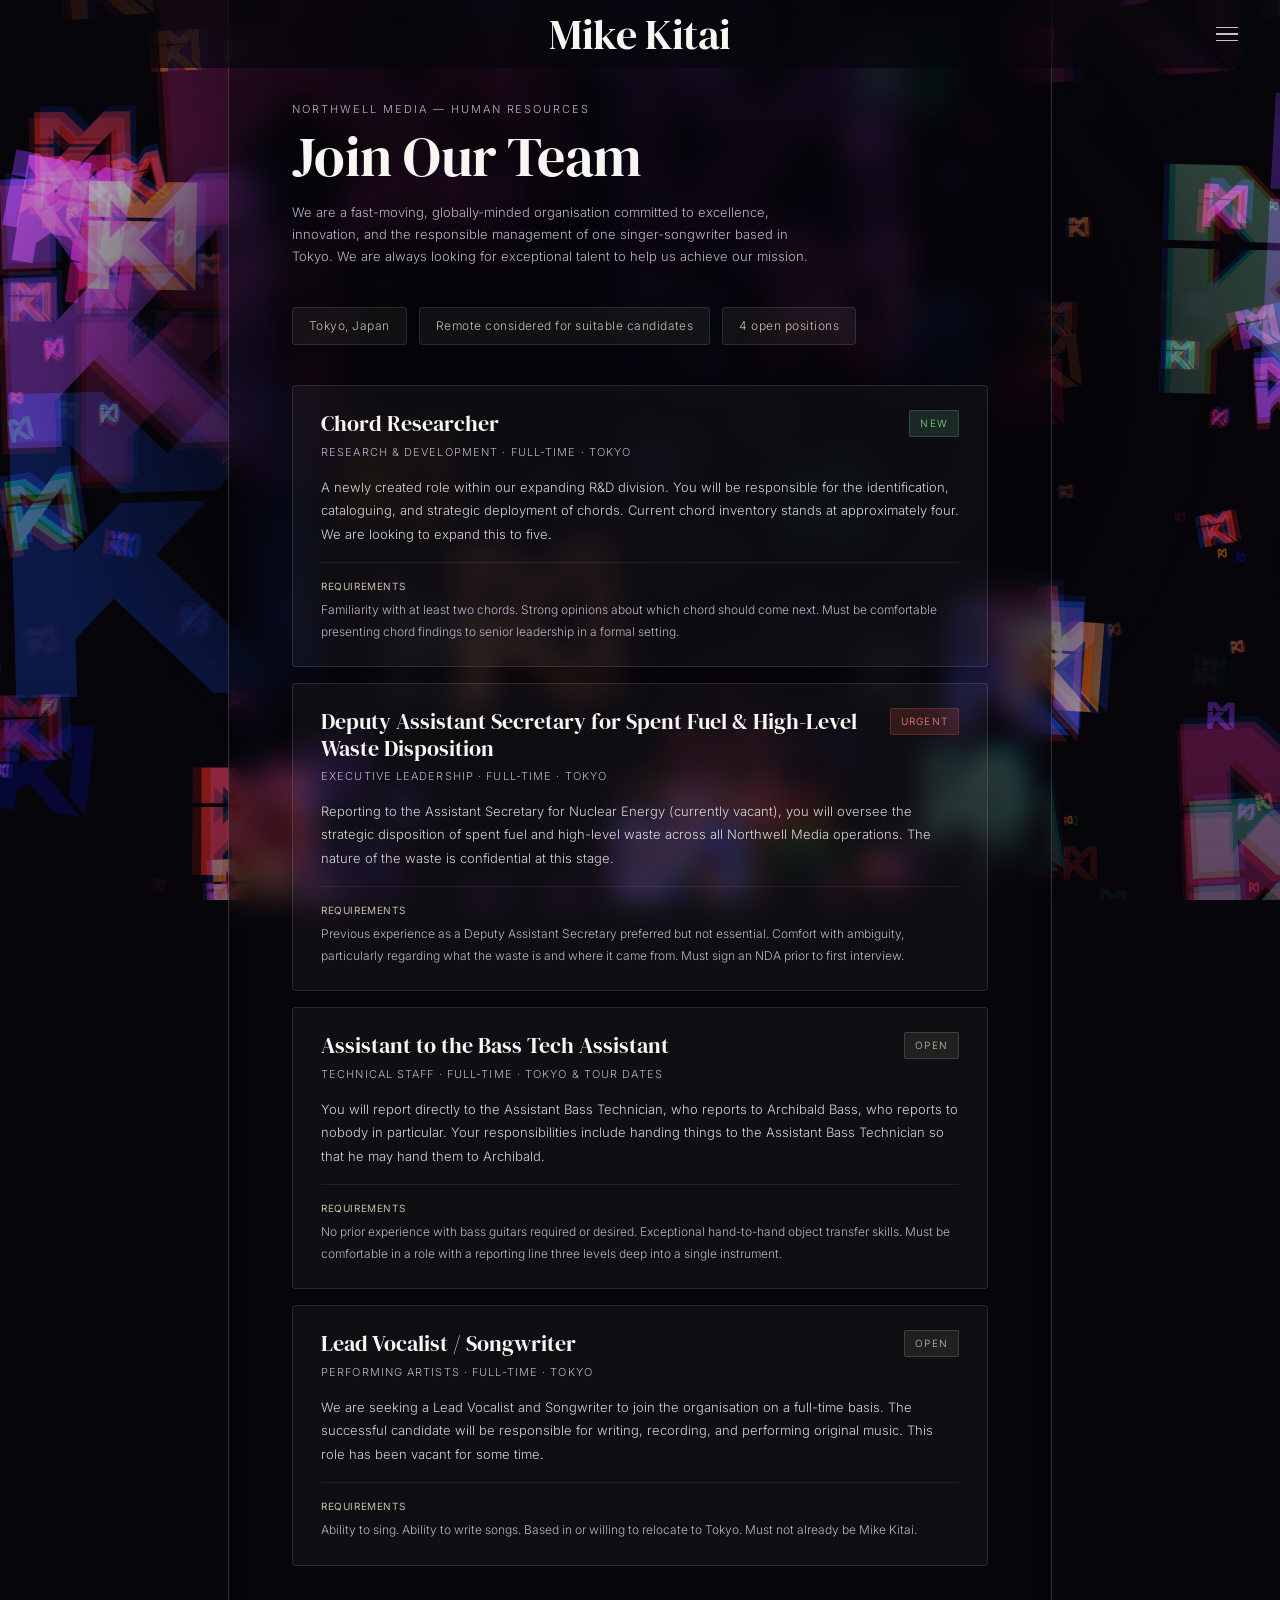
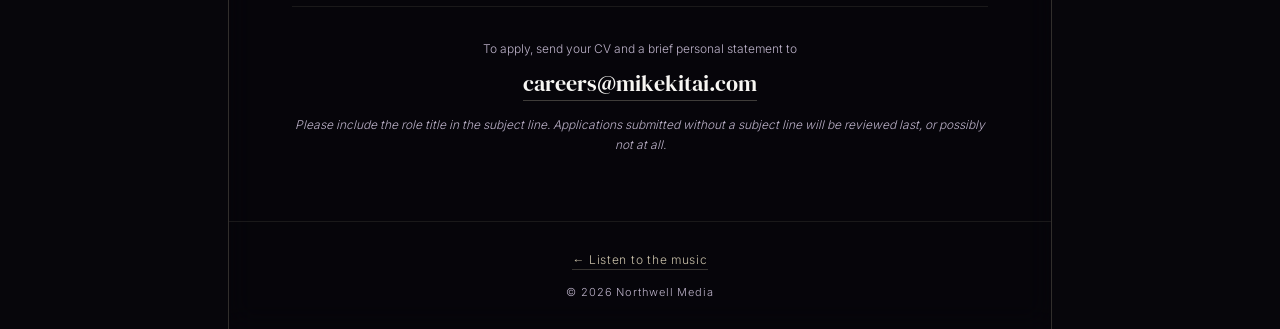
<file: careers.html>
<!DOCTYPE html>
<html lang="en">
<head>
  <meta charset="UTF-8" />
  <meta name="viewport" content="width=device-width, initial-scale=1.0" />
  <title>Careers — Mike Kitai</title>
  <meta name="description" content="Open positions at Northwell Media, the vast and entirely serious organisation behind Tokyo-based singer-songwriter Mike Kitai. Chord Researcher wanted." />
  <link rel="canonical" href="https://mikekitai.com/careers.html" />
  <meta name="theme-color" content="#07060b" />

  <!-- Open Graph / social cards -->
  <meta property="og:site_name" content="Mike Kitai" />
  <meta property="og:title" content="Careers at Northwell Media — Mike Kitai" />
  <meta property="og:description" content="Now hiring: Chord Researcher. Current chord inventory stands at approximately four." />
  <meta property="og:url" content="https://mikekitai.com/careers.html" />
  <meta property="og:type" content="website" />
  <meta property="og:locale" content="en_US" />
  <meta property="og:image" content="https://mikekitai.com/og-image-v2.jpg" />
  <meta property="og:image:width" content="1200" />
  <meta property="og:image:height" content="630" />
  <meta property="og:image:alt" content="Mike Kitai — Tokyo-based singer-songwriter" />
  <meta name="twitter:card" content="summary_large_image" />
  <meta name="twitter:title" content="Careers at Northwell Media — Mike Kitai" />
  <meta name="twitter:description" content="Now hiring: Chord Researcher. Current chord inventory stands at approximately four." />
  <meta name="twitter:image" content="https://mikekitai.com/og-image-v2.jpg" />

  <!-- Deliberately no JobPosting schema: these roles are a joke and should
       not end up in Google Jobs. WebPage only. -->
  <script type="application/ld+json">
  {
    "@context": "https://schema.org",
    "@type": "WebPage",
    "name": "Careers",
    "url": "https://mikekitai.com/careers.html",
    "inLanguage": "en",
    "isPartOf": { "@id": "https://mikekitai.com/#website" },
    "about": { "@id": "https://mikekitai.com/#artist" }
  }
  </script>

  <link rel="preload" as="font" type="font/woff2" href="fonts/dmserifdisplay-400.woff2" crossorigin />
  <link rel="preload" as="font" type="font/woff2" href="fonts/inter-400.woff2" crossorigin />
  <link rel="icon" href="MK_favicon.svg" type="image/svg+xml" />
  <script src="site.js" defer></script>
  <script src="field.js" defer></script>
  <!-- Analytics — loaded on idle after `load` so the 67 KB of GTM never
       competes with first paint. dataLayer queues the config until then,
       so the pageview still fires for every real visitor. -->
  <script>
    window.dataLayer = window.dataLayer || [];
    function gtag(){dataLayer.push(arguments);}
    gtag('js', new Date());
    gtag('config', 'G-2ZZ6YZRC86');
    addEventListener('load', function () {
      var load = function () {
        var s = document.createElement('script');
        s.async = true;
        s.src = 'https://www.googletagmanager.com/gtag/js?id=G-2ZZ6YZRC86';
        document.head.appendChild(s);
      };
      'requestIdleCallback' in window
        ? requestIdleCallback(load, { timeout: 3000 })
        : setTimeout(load, 1200);
    });
  </script>
  <style>
  /* ═══ SELF-HOSTED FONTS ═══ same origin, no third-party handshake ═══ */
  @font-face{font-family:'Inter';font-style:normal;font-weight:300;font-display:swap;src:url(fonts/inter-300.woff2) format('woff2')}
  @font-face{font-family:'Inter';font-style:normal;font-weight:400;font-display:swap;src:url(fonts/inter-400.woff2) format('woff2')}
  @font-face{font-family:'DM Serif Display';font-style:normal;font-weight:400;font-display:swap;src:url(fonts/dmserifdisplay-400.woff2) format('woff2')}

  /* The rain layer is position:fixed and covers only the viewport. When a
     mobile URL bar collapses, the visual viewport briefly exceeds it and the
     browser canvas shows through — white by default. Colouring the root
     propagates to the canvas, so overscroll and that gap paint dark. */
  html { background-color: #07060b; }

    /* ═══ SHARED (keep in sync across pages) ═══ */
    *, *::before, *::after { box-sizing: border-box; margin: 0; padding: 0; }

    :root {
      --white: #f7f6f3;
      --mid: #bdb2c9; /* was #7a6d8a — only 2.1:1 on the gradient; this clears 5:1 */
      --accent: #c8bfa8;
      --line: rgba(200, 191, 168, 0.1);
      --line-strong: rgba(200, 191, 168, 0.18);
      --nav-bg: rgba(10, 5, 20, 0.85);
    }

    html { scroll-behavior: smooth; }

    body {
      color: var(--white);
      font-family: 'Inter', sans-serif;
      font-weight: 300;
      font-size: 15px;
      line-height: 1.7;
      overflow-x: hidden;
    }

    /* ═══ BACKGROUND ═══
       One 18px column per pixel of the MK grid. Each carries a soft streak on
       black that falls at its own rate, built by the script at the end of the
       body. transform only, so it composites rather than repaints. */
    .gradient-bg {
      position: fixed;
      inset: 0;
      z-index: -2;
      background-color: #07060b;
      display: flex;
      overflow: hidden;
    }

    .rain-col { flex: 0 0 18px; position: relative; overflow: hidden; }

    .rain-col > i {
      position: absolute;
      left: 0; right: 0; top: 0;
      display: block;
      animation-name: fall;
      animation-timing-function: linear;
      animation-iteration-count: infinite;
    }

    @keyframes fall {
      from { transform: translateY(0); }
      to   { transform: translateY(var(--p)); }
    }

    /* The pixel stencil as three offset CMY masks. Cyan blocks red, magenta
       blocks green, yellow blocks blue — stacked in register they make black,
       and where they drift apart each pixel edge picks up a colour fringe. */
    .mk-mask {
      position: fixed;
      inset: 0;
      z-index: -1;
      pointer-events: none;
      background-image: url("data:image/svg+xml,%3Csvg%20xmlns%3D%27http%3A%2F%2Fwww.w3.org%2F2000%2Fsvg%27%20viewBox%3D%27-2%20-2%20104%20104%27%3E%3Cpath%20d%3D%27M0%2C0%20L100%2C0%20L100%2C100%20L0%2C100%20Z%20M31%2C0%20L51.8%2C20.8%20L72.6%2C0%20Z%20M0%2C33.3%20L0%2C36.7%20L20%2C36.7%20L20%2C52.6%20L36%2C36.7%20L64.3%2C36.7%20L47.2%2C53.9%20L93.2%2C100%20L100%2C100%20L80%2C79.9%20L80%2C21%20L67.6%2C33.4%20L36%2C33.4%20L20%2C17.4%20L20%2C33.3%20Z%20M20%2C81%20L20%2C100%20L64.9%2C100%20L33%2C68.1%20Z%27%20fill%3D%27%23ffff00%27%20fill-rule%3D%27evenodd%27%2F%3E%3C%2Fsvg%3E"), url("data:image/svg+xml,%3Csvg%20xmlns%3D%27http%3A%2F%2Fwww.w3.org%2F2000%2Fsvg%27%20viewBox%3D%27-2%20-2%20104%20104%27%3E%3Cpath%20d%3D%27M0%2C0%20L100%2C0%20L100%2C100%20L0%2C100%20Z%20M31%2C0%20L51.8%2C20.8%20L72.6%2C0%20Z%20M0%2C33.3%20L0%2C36.7%20L20%2C36.7%20L20%2C52.6%20L36%2C36.7%20L64.3%2C36.7%20L47.2%2C53.9%20L93.2%2C100%20L100%2C100%20L80%2C79.9%20L80%2C21%20L67.6%2C33.4%20L36%2C33.4%20L20%2C17.4%20L20%2C33.3%20Z%20M20%2C81%20L20%2C100%20L64.9%2C100%20L33%2C68.1%20Z%27%20fill%3D%27%23ff00ff%27%20fill-rule%3D%27evenodd%27%2F%3E%3C%2Fsvg%3E"), url("data:image/svg+xml,%3Csvg%20xmlns%3D%27http%3A%2F%2Fwww.w3.org%2F2000%2Fsvg%27%20viewBox%3D%27-2%20-2%20104%20104%27%3E%3Cpath%20d%3D%27M0%2C0%20L100%2C0%20L100%2C100%20L0%2C100%20Z%20M31%2C0%20L51.8%2C20.8%20L72.6%2C0%20Z%20M0%2C33.3%20L0%2C36.7%20L20%2C36.7%20L20%2C52.6%20L36%2C36.7%20L64.3%2C36.7%20L47.2%2C53.9%20L93.2%2C100%20L100%2C100%20L80%2C79.9%20L80%2C21%20L67.6%2C33.4%20L36%2C33.4%20L20%2C17.4%20L20%2C33.3%20Z%20M20%2C81%20L20%2C100%20L64.9%2C100%20L33%2C68.1%20Z%27%20fill%3D%27%2300ffff%27%20fill-rule%3D%27evenodd%27%2F%3E%3C%2Fsvg%3E");
      background-size: 18px 18px, 18px 18px, 18px 18px;
      background-repeat: repeat, repeat, repeat;
      background-blend-mode: multiply, multiply, normal;
      mix-blend-mode: multiply;
      animation: aberrate 11s ease-in-out infinite alternate;
    }

    @keyframes aberrate {
      0%   { background-position:  1px 0px, 0 0, -1px  0px; }
      50%  { background-position: -1px 1px, 0 0,  1px -1px; }
      100% { background-position:  2px 0px, 0 0, -2px  1px; }
    }

    /* Soft darkening under the content column only; the edges stay bright. */
    .scrim {
      position: fixed;
      inset: 0;
      z-index: -1;
      pointer-events: none;
      background: radial-gradient(ellipse 58% 72% at 50% 42%,
                  rgba(4, 3, 8, 0.82) 0%, rgba(4, 3, 8, 0.45) 52%, transparent 78%);
    }

    .navbar {
      position: fixed;
      top: 0;
      left: 0;
      right: 0;
      z-index: 100;
      display: grid;
      grid-template-columns: 36px 1fr 36px;
      align-items: center;
      padding: 0 32px;
      height: 68px;
      /* Matched to .platform-link: same fill and no
         backdrop-filter for the same reason — blurring a full-width bar
         over rain that repaints every frame costs more than the fill. */
      background: rgba(7, 6, 11, 0.7);
    }

    .navbar-name {
      font-family: 'DM Serif Display', serif;
      font-weight: 400;
      font-size: clamp(24px, 4vw, 42px);
      letter-spacing: -0.01em;
      color: var(--white);
      white-space: nowrap;
      text-align: center;
      grid-column: 2;
      line-height: 1;
      text-decoration: none;
      display: inline-block;
      padding: 8px 16px;
      margin: 0 auto;
    }

    .hamburger {
      display: flex;
      flex-direction: column;
      justify-content: center;
      gap: 5px;
      width: 36px;
      height: 36px;
      background: none;
      border: none;
      cursor: pointer;
      padding: 4px;
      grid-column: 3;
    }

    .hamburger span {
      display: block;
      width: 22px;
      height: 1.5px;
      background: var(--white);
      opacity: 0.8;
      transition: opacity 0.2s;
    }

    .hamburger:hover span { opacity: 1; }

    .nav-menu {
      display: none;
      position: absolute;
      top: 68px;
      right: 0;
      min-width: 200px;
      background: rgba(7, 6, 11, 0.7);
      padding: 8px 0;
    }

    .nav-menu.open { display: block; }

    .nav-link {
      display: block;
      padding: 12px 24px;
      color: var(--white);
      text-decoration: none;
      font-size: 13px;
      letter-spacing: 0.08em;
      text-transform: uppercase;
      opacity: 0.7;
      transition: opacity 0.2s, background 0.2s;
    }

    .nav-link:hover {
      opacity: 1;
      background: rgba(200, 191, 168, 0.06);
    }

    footer {
      border-top: 1px solid var(--line);
      padding: 28px 32px;
      text-align: center;
      font-size: 11px;
      color: var(--mid);
      letter-spacing: 0.08em;
    }

    .footer-cta {
      margin-bottom: 12px;
      font-size: 12px;
      letter-spacing: 0.06em;
    }

    .footer-cta a {
      color: var(--accent);
      text-decoration: none;
      border-bottom: 1px solid rgba(200,191,168,0.25);
      padding-bottom: 2px;
      transition: border-color 0.2s;
    }

    .footer-cta a:hover { border-color: var(--accent); }

    /* ── A11Y: skip link, focus ring, screen-reader text ── */
    .skip-link {
      position: absolute;
      left: 8px;
      top: -64px;
      z-index: 200;
      padding: 10px 18px;
      background: #12081f;
      color: var(--white);
      border: 1px solid var(--line-strong);
      border-radius: 3px;
      font-size: 13px;
      letter-spacing: 0.06em;
      text-decoration: none;
      transition: top 0.2s;
    }

    .skip-link:focus { top: 8px; }

    :focus-visible {
      outline: 2px solid var(--accent);
      outline-offset: 3px;
      border-radius: 2px;
    }

    .visually-hidden {
      position: absolute;
      width: 1px;
      height: 1px;
      margin: -1px;
      padding: 0;
      overflow: hidden;
      clip: rect(0 0 0 0);
      clip-path: inset(50%);
      white-space: nowrap;
      border: 0;
    }

    /* ── A11Y: respect reduced-motion ── */
    @media (prefers-reduced-motion: reduce) {
      html { scroll-behavior: auto; }
      *, *::before, *::after {
        animation-duration: 0.01ms !important;
        animation-iteration-count: 1 !important;
        transition-duration: 0.01ms !important;
      }
      .rain-col > i, .mk-mask, .navbar-name,
      .platform-link, .platform-link svg, .social-icon svg,
      .hero-email, .apply-email, .hero-quote, .hero-portrait { animation: none !important; }
      .platform-link svg, .social-icon svg { filter: drop-shadow(0 0 3px rgba(0,0,0,.9)); }
      .navbar-name, .platform-link, .hero-email, .apply-email { text-shadow: none; }
      .hero-quote { text-shadow: 0 2px 14px rgba(3,2,9,.9); }
      .hero-portrait { filter: grayscale(15%); }
    }


    /* ═══ LEGIBILITY OVER THE RAIN ═══
       Remove a class from the body tag to switch any of these off. */

    .frosted .platform-link,
    .frosted .listing,
    .frosted .stat-pill {
      background: rgba(7, 6, 11, 0.56);
      -webkit-backdrop-filter: blur(7px);
              backdrop-filter: blur(7px);
      border-color: rgba(200, 191, 168, 0.38);
    }
    .frosted .social-icon {
      background: rgba(7, 6, 11, 0.56);
      -webkit-backdrop-filter: blur(7px);
              backdrop-filter: blur(7px);
      border-radius: 50%;
      border: 1px solid rgba(200, 191, 168, 0.25);
    }
    .frosted .hero-email,
    .frosted .apply-email {
      background: rgba(7, 6, 11, 0.54);
      -webkit-backdrop-filter: blur(7px);
              backdrop-filter: blur(7px);
      padding: 7px 14px;
      border-radius: 3px;
    }
    .frosted .spotify-embed { border-radius: 6px; }

    .strongborder { --line-strong: rgba(200, 191, 168, 0.45); }
    .strongborder .platform-link { border-color: rgba(200, 191, 168, 0.45); }

    .brighticons .social-icon { opacity: 1; }
    .brighticons .social-icon svg,
    .brighticons .platform-link svg { opacity: 1; }

    /* Chromatic split. Labels use text-shadow; SVGs can't, so they stack
       drop-shadows. The dark halo leads every keyframe so nothing loses its
       separation from the rain. Offsets stay small — these are 13px labels. */
    @keyframes rgbUIText {
      0%, 25% { text-shadow: 0 0 1px rgba(251,0,231,.55), 0 0 2px rgba(0,233,235,.55); }
      45%     { text-shadow: 2px 0 1px rgba(251,0,231,.55), -2px 0 1px rgba(0,233,235,.55); }
      50%     { text-shadow: -2px 0 1px rgba(251,0,231,.55), 2px 0 1px rgba(0,233,235,.55); }
      55%     { text-shadow: 0 0 2px rgba(251,0,231,.55), 0 0 2px rgba(0,233,235,.55); }
      90%     { text-shadow: -1px 1px 1px rgba(251,0,231,.55), 1px -1px 1px rgba(0,233,235,.55); }
      100%    { text-shadow: 1px 0 1px rgba(251,0,231,.55), -1px 0 1px rgba(0,233,235,.55); }
    }
    /* Colour first, halo last. drop-shadow chains — each one operates on the
       output of the one before it — so a black halo listed first swallows
       every colour cast after it. */
    @keyframes rgbUIIcon {
      0%, 25% { filter: drop-shadow(0 0 1px rgba(251,0,231,.8))  drop-shadow(0 0 2px rgba(0,233,235,.8))  drop-shadow(0 0 3px rgba(0,0,0,.75)); }
      45%     { filter: drop-shadow(2px 0 0 rgba(251,0,231,.8))  drop-shadow(-2px 0 0 rgba(0,233,235,.8)) drop-shadow(0 0 3px rgba(0,0,0,.75)); }
      50%     { filter: drop-shadow(-2px 0 0 rgba(251,0,231,.8)) drop-shadow(2px 0 0 rgba(0,233,235,.8))  drop-shadow(0 0 3px rgba(0,0,0,.75)); }
      55%     { filter: drop-shadow(0 0 2px rgba(251,0,231,.8))  drop-shadow(0 0 2px rgba(0,233,235,.8))  drop-shadow(0 0 3px rgba(0,0,0,.75)); }
      90%     { filter: drop-shadow(-1px 1px 0 rgba(251,0,231,.8)) drop-shadow(1px -1px 0 rgba(0,233,235,.8)) drop-shadow(0 0 3px rgba(0,0,0,.75)); }
      100%    { filter: drop-shadow(1px 0 0 rgba(251,0,231,.8))  drop-shadow(-1px 0 0 rgba(0,233,235,.8)) drop-shadow(0 0 3px rgba(0,0,0,.75)); }
    }

    /* The social marks are 20px and sit on their own frosted disc, so they
       don't need the dark halo — and without it the split can run harder. */
    @keyframes rgbSocialIcon {
      0%, 25% { filter: drop-shadow(0 0 1px rgba(251,0,231,.9)) drop-shadow(0 0 2px rgba(0,233,235,.9)); }
      45%     { filter: drop-shadow(3px 0 0 rgba(251,0,231,.9)) drop-shadow(-3px 0 0 rgba(0,233,235,.9)); }
      50%     { filter: drop-shadow(-3px 0 0 rgba(251,0,231,.9)) drop-shadow(3px 0 0 rgba(0,233,235,.9)); }
      55%     { filter: drop-shadow(0 2px 0 rgba(251,0,231,.9)) drop-shadow(0 -2px 0 rgba(0,233,235,.9)); }
      90%     { filter: drop-shadow(-2px 2px 0 rgba(251,0,231,.9)) drop-shadow(2px -2px 0 rgba(0,233,235,.9)); }
      100%    { filter: drop-shadow(2px 0 0 rgba(251,0,231,.9)) drop-shadow(-2px 0 0 rgba(0,233,235,.9)); }
    }

    .rgbui .platform-link,
    .rgbui .hero-email,
    .rgbui .apply-email { animation: rgbUIText 2.2s steps(9) infinite alternate; }
    .rgbui .platform-link svg { animation: rgbUIIcon 2.2s steps(9) infinite alternate; }
    .rgbui .social-icon svg  { animation: rgbSocialIcon 2.2s steps(9) infinite alternate; }

    /* staggered so they don't flash in unison */
    .rgbui .platform-link:nth-child(1), .rgbui .platform-link:nth-child(1) svg { animation-delay: 0s; }
    .rgbui .platform-link:nth-child(2), .rgbui .platform-link:nth-child(2) svg { animation-delay: -0.35s; }
    .rgbui .platform-link:nth-child(3), .rgbui .platform-link:nth-child(3) svg { animation-delay: -0.7s; }
    .rgbui .platform-link:nth-child(4), .rgbui .platform-link:nth-child(4) svg { animation-delay: -1.05s; }
    .rgbui .platform-link:nth-child(5), .rgbui .platform-link:nth-child(5) svg { animation-delay: -1.4s; }
    .rgbui .platform-link:nth-child(6), .rgbui .platform-link:nth-child(6) svg { animation-delay: -1.75s; }
    .rgbui .social-icon:nth-child(1) svg { animation-delay: -0.5s; }
    .rgbui .social-icon:nth-child(2) svg { animation-delay: -1.2s; }
    .rgbui .social-icon:nth-child(3) svg { animation-delay: -1.9s; }

    /* the navbar wordmark */
    @keyframes rgbText {
      0%, 25% { text-shadow: 0 0 1px rgba(251,0,231,.75), 0 0 3px rgba(0,233,235,.75), 0 0 3px rgba(0,242,14,.5); }
      45%     { text-shadow: 3px 0 1px rgba(251,0,231,.75), 0 3px 1px rgba(0,233,235,.75), -3px 0 1px rgba(0,242,14,.5); }
      50%     { text-shadow: -3px 0 1px rgba(251,0,231,.75), 0 -3px 1px rgba(0,233,235,.75), 3px 0 1px rgba(0,242,14,.5); }
      55%     { text-shadow: 0 0 3px rgba(251,0,231,.75), 0 0 3px rgba(0,233,235,.75), 0 0 3px rgba(0,242,14,.5); }
      90%     { text-shadow: -3px 0 1px rgba(251,0,231,.75), 0 3px 1px rgba(0,233,235,.75), 3px 0 1px rgba(0,242,14,.5); }
      100%    { text-shadow: 3px 0 1px rgba(251,0,231,.75), 0 -3px 1px rgba(0,233,235,.75), -3px 0 1px rgba(0,242,14,.5); }
    }
    .navbar-name { will-change: text-shadow; animation: rgbText 2s steps(9) infinite alternate; }

    /* body text sitting straight on the rain needs a little separation */
    .section-label, .page-eyebrow, .page-intro,
    .team-section-title, .team-card .name, .team-card .role,
    .listing-meta, .listing-description, .listing-requirements,
    .apply-section p, .apply-note, footer {
      text-shadow: 0 1px 10px rgba(3, 2, 9, 0.85);
    }


    /* ═══ CONTENT PANEL ═══
       Reading pages get a solid surface. The rain stays visible either side,
       framing the column rather than sitting under the text. */
    .content-panel {
      position: relative;
      margin: 0 auto;
      max-width: 824px;
      /* same language as the buttons on the homepage, but a heavier blur —
         a small plate only has to hide a few pixels of movement, a full
         column has to hide a screenful, and 7px isn't enough at that size. */
      background: rgba(7, 6, 11, 0.42);
      -webkit-backdrop-filter: blur(14px);
              backdrop-filter: blur(14px);
      border-left: 1px solid rgba(200, 191, 168, 0.22);
      border-right: 1px solid rgba(200, 191, 168, 0.22);
    }

    /* Without backdrop-filter a 60%-transparent panel would be unreadable,
       so those browsers get a near-solid one instead. */
    @supports not ((backdrop-filter: blur(1px)) or (-webkit-backdrop-filter: blur(1px))) {
      .content-panel { background: rgba(7, 6, 11, 0.9); }
    }

    /* the halos exist to lift text off the rain — on a solid panel they only
       soften it, so they come back off */
    .content-panel .page-eyebrow,
    .content-panel .page-intro,
    .content-panel .team-section-title,
    .content-panel .team-card .name,
    .content-panel .team-card .role,
    .content-panel .listing-meta,
    .content-panel .listing-description,
    .content-panel .listing-requirements,
    .content-panel .apply-section p,
    .content-panel .apply-note,
    .content-panel footer { text-shadow: none; }

    @media (max-width: 900px) {
      .content-panel { border-left: none; border-right: none; }
    }

    /* ═══ PAGE-SPECIFIC ═══ */

    /* ── PAGE ── */
    .page-wrap {
      max-width: 760px;
      margin: 0 auto;
      padding: 100px 32px 60px;
    }

    .page-eyebrow {
      font-size: 11px;
      letter-spacing: 0.18em;
      text-transform: uppercase;
      color: var(--mid);
      margin-bottom: 10px;
    }

    .page-title {
      font-family: 'DM Serif Display', serif;
      font-weight: 400;
      font-size: clamp(36px, 5vw, 56px);
      letter-spacing: -0.01em;
      line-height: 1;
      margin-bottom: 16px;
    }

    .page-intro {
      font-size: 13px;
      color: var(--mid);
      max-width: 520px;
      margin-bottom: 40px;
      line-height: 1.7;
    }

    /* ── STATS ── */
    .stats {
      display: flex;
      gap: 12px;
      flex-wrap: wrap;
      margin-bottom: 40px;
      list-style: none;
    }

    .stat-pill {
      background: rgba(200,191,168,0.07);
      border: 1px solid rgba(200,191,168,0.15);
      border-radius: 4px;
      padding: 8px 16px;
      font-size: 12px;
      color: var(--accent);
      letter-spacing: 0.04em;
    }

    /* ── JOB LISTINGS ── */
    .listings {
      display: flex;
      flex-direction: column;
      gap: 16px;
      margin-bottom: 40px;
    }

    .listing {
      background: rgba(255,255,255,0.04);
      border: 1px solid rgba(200,191,168,0.15);
      border-radius: 4px;
      padding: 24px 28px;
      transition: background 0.2s, border-color 0.2s;
    }

    .listing:hover {
      background: rgba(200,191,168,0.06);
      border-color: rgba(200,191,168,0.3);
    }

    .listing-header {
      display: flex;
      justify-content: space-between;
      align-items: flex-start;
      gap: 12px;
      margin-bottom: 6px;
    }

    .listing-title {
      font-family: 'DM Serif Display', serif;
      font-size: 22px;
      font-weight: 400;
      color: var(--white);
      line-height: 1.2;
      flex: 1;
    }

    .listing-badge {
      font-size: 10px;
      letter-spacing: 0.12em;
      text-transform: uppercase;
      padding: 4px 10px;
      border-radius: 2px;
      white-space: nowrap;
      flex-shrink: 0;
    }

    .badge-urgent {
      background: rgba(200,80,60,0.2);
      color: #e88;
      border: 1px solid rgba(200,80,60,0.3);
    }

    .badge-new {
      background: rgba(80,160,120,0.2);
      color: #8d8;
      border: 1px solid rgba(80,160,120,0.3);
    }

    .badge-open {
      background: rgba(200,191,168,0.1);
      color: var(--accent);
      border: 1px solid rgba(200,191,168,0.2);
    }

    .listing-meta {
      font-size: 11px;
      letter-spacing: 0.1em;
      text-transform: uppercase;
      color: var(--mid);
      margin-bottom: 14px;
    }

    .listing-description {
      font-size: 13px;
      color: rgba(247,246,243,0.85);
      line-height: 1.8;
      margin-bottom: 16px;
    }

    .listing-requirements {
      font-size: 12px;
      color: var(--mid);
      border-top: 1px solid var(--line);
      padding-top: 14px;
      line-height: 1.8;
    }

    .listing-requirements strong {
      color: var(--accent);
      font-weight: 400;
      letter-spacing: 0.06em;
      text-transform: uppercase;
      font-size: 10px;
      display: block;
      margin-bottom: 4px;
    }

    /* ── APPLY ── */
    .apply-section {
      border-top: 1px solid var(--line);
      padding-top: 32px;
      text-align: center;
    }

    .apply-section p {
      font-size: 12px;
      color: var(--mid);
      margin-bottom: 6px;
    }

    .apply-email {
      font-family: 'DM Serif Display', serif;
      font-size: 22px;
      font-weight: 400;
      color: var(--white);
      text-decoration: none;
      border-bottom: 1px solid rgba(200,191,168,0.3);
      padding-bottom: 2px;
      transition: border-color 0.2s;
    }

    .apply-email:hover { border-color: var(--accent); }

    .apply-email span { transition: opacity 0.3s; }

    .apply-note {
      font-size: 11px;
      color: var(--mid);
      margin-top: 12px;
      font-style: italic;
    }
  
  /* One filter on the button, not three on the bars — the chromatic split
     then reads as a single glitching icon rather than three loose lines,
     and it is one composited layer instead of three. Menu text is left
     alone on purpose. */
  .rgbui .hamburger { will-change: filter; animation: rgbUIIcon 2.2s steps(9) infinite alternate; }
  @media (prefers-reduced-motion: reduce) { .rgbui .hamburger { animation: none; } }

  /* Menu items matched to .platform-link: same full-strength white and the
     same rgbUIText treatment, staggered so the three don't pulse in unison. */
  .nav-link { opacity: 1; }
  .rgbui .nav-link { animation: rgbUIText 2.2s steps(9) infinite alternate; }
  .rgbui .nav-link:nth-child(1) { animation-delay: 0s; }
  .rgbui .nav-link:nth-child(2) { animation-delay: -0.55s; }
  .rgbui .nav-link:nth-child(3) { animation-delay: -1.1s; }
  body.collapsing .nav-link { animation-play-state: paused; }
  @media (prefers-reduced-motion: reduce) { .rgbui .nav-link { animation: none; } }

  /* The MK logo field (field.js) replaces the rain and its stencil mask. */
  .mk-mask { display: none !important; }
</style>
</head>
<body class="rgbui">

  <a class="skip-link" href="#openings">Skip to open positions</a>

  <div class="gradient-bg" aria-hidden="true"></div>
  <div class="mk-mask" aria-hidden="true"></div>
  <div class="scrim" aria-hidden="true"></div>

  <nav class="navbar" aria-label="Main">
    <div></div>
    <a class="navbar-name" href="index.html">Mike Kitai</a>
    <button class="hamburger" id="hamburger" aria-label="Menu" aria-controls="nav-menu" aria-expanded="false">
      <span></span><span></span><span></span>
    </button>
    <div class="nav-menu" id="nav-menu">
      <a class="nav-link" href="index.html">Home</a>
      <a class="nav-link" href="ourteam.html">Our Team</a>
      <a class="nav-link" href="careers.html">Careers</a>
    </div>
  </nav>

  <div class="content-panel">
  <div class="page-wrap">

    <p class="page-eyebrow">Northwell Media — Human Resources</p>
    <h1 class="page-title">Join Our Team</h1>
    <p class="page-intro">We are a fast-moving, globally-minded organisation committed to excellence, innovation, and the responsible management of one singer-songwriter based in Tokyo. We are always looking for exceptional talent to help us achieve our mission.</p>

    <ul class="stats">
      <li class="stat-pill">Tokyo, Japan</li>
      <li class="stat-pill">Remote considered for suitable candidates</li>
      <li class="stat-pill">4 open positions</li>
    </ul>

    <h2 class="visually-hidden" id="openings">Open positions</h2>

    <div class="listings">

      <!-- CHORD RESEARCHER -->
      <div class="listing">
        <div class="listing-header">
          <h3 class="listing-title">Chord Researcher</h3>
          <span class="listing-badge badge-new">New</span>
        </div>
        <p class="listing-meta">Research &amp; Development · Full-time · Tokyo</p>
        <p class="listing-description">
          A newly created role within our expanding R&amp;D division. You will be responsible for the identification, cataloguing, and strategic deployment of chords. Current chord inventory stands at approximately four. We are looking to expand this to five.
        </p>
        <div class="listing-requirements">
          <strong>Requirements</strong>
          Familiarity with at least two chords. Strong opinions about which chord should come next. Must be comfortable presenting chord findings to senior leadership in a formal setting.
        </div>
      </div>

      <!-- DEPUTY ASSISTANT SECRETARY -->
      <div class="listing">
        <div class="listing-header">
          <h3 class="listing-title">Deputy Assistant Secretary for Spent Fuel &amp; High-Level Waste Disposition</h3>
          <span class="listing-badge badge-urgent">Urgent</span>
        </div>
        <p class="listing-meta">Executive Leadership · Full-time · Tokyo</p>
        <p class="listing-description">
          Reporting to the Assistant Secretary for Nuclear Energy (currently vacant), you will oversee the strategic disposition of spent fuel and high-level waste across all Northwell Media operations. The nature of the waste is confidential at this stage.
        </p>
        <div class="listing-requirements">
          <strong>Requirements</strong>
          Previous experience as a Deputy Assistant Secretary preferred but not essential. Comfort with ambiguity, particularly regarding what the waste is and where it came from. Must sign an NDA prior to first interview.
        </div>
      </div>

      <!-- ASSISTANT TO BASS TECH ASSISTANT -->
      <div class="listing">
        <div class="listing-header">
          <h3 class="listing-title">Assistant to the Bass Tech Assistant</h3>
          <span class="listing-badge badge-open">Open</span>
        </div>
        <p class="listing-meta">Technical Staff · Full-time · Tokyo &amp; Tour Dates</p>
        <p class="listing-description">
          You will report directly to the Assistant Bass Technician, who reports to Archibald Bass, who reports to nobody in particular. Your responsibilities include handing things to the Assistant Bass Technician so that he may hand them to Archibald.
        </p>
        <div class="listing-requirements">
          <strong>Requirements</strong>
          No prior experience with bass guitars required or desired. Exceptional hand-to-hand object transfer skills. Must be comfortable in a role with a reporting line three levels deep into a single instrument.
        </div>
      </div>

      <!-- LEAD VOCALIST / SONGWRITER -->
      <div class="listing">
        <div class="listing-header">
          <h3 class="listing-title">Lead Vocalist / Songwriter</h3>
          <span class="listing-badge badge-open">Open</span>
        </div>
        <p class="listing-meta">Performing Artists · Full-time · Tokyo</p>
        <p class="listing-description">
          We are seeking a Lead Vocalist and Songwriter to join the organisation on a full-time basis. The successful candidate will be responsible for writing, recording, and performing original music. This role has been vacant for some time.
        </p>
        <div class="listing-requirements">
          <strong>Requirements</strong>
          Ability to sing. Ability to write songs. Based in or willing to relocate to Tokyo. Must not already be Mike Kitai.
        </div>
      </div>

    </div>

    <div class="apply-section">
      <p>To apply, send your CV and a brief personal statement to</p>
      <a class="apply-email" href="mailto:careers@mikekitai.com" aria-label="Copy email address careers@mikekitai.com" onclick="copyEmail(event, 'careers@mikekitai.com', 'careers-email-text')"><span id="careers-email-text">careers@mikekitai.com</span></a>
      <p class="apply-note">Please include the role title in the subject line. Applications submitted without a subject line will be reviewed last, or possibly not at all.</p>
    </div>

  </div>

  <footer>
    <p class="footer-cta"><a href="index.html#listen">← Listen to the music</a></p>
    &copy; 2026 Northwell Media
  </footer>
  </div><!-- /content-panel -->


</body>
</html>
</file>
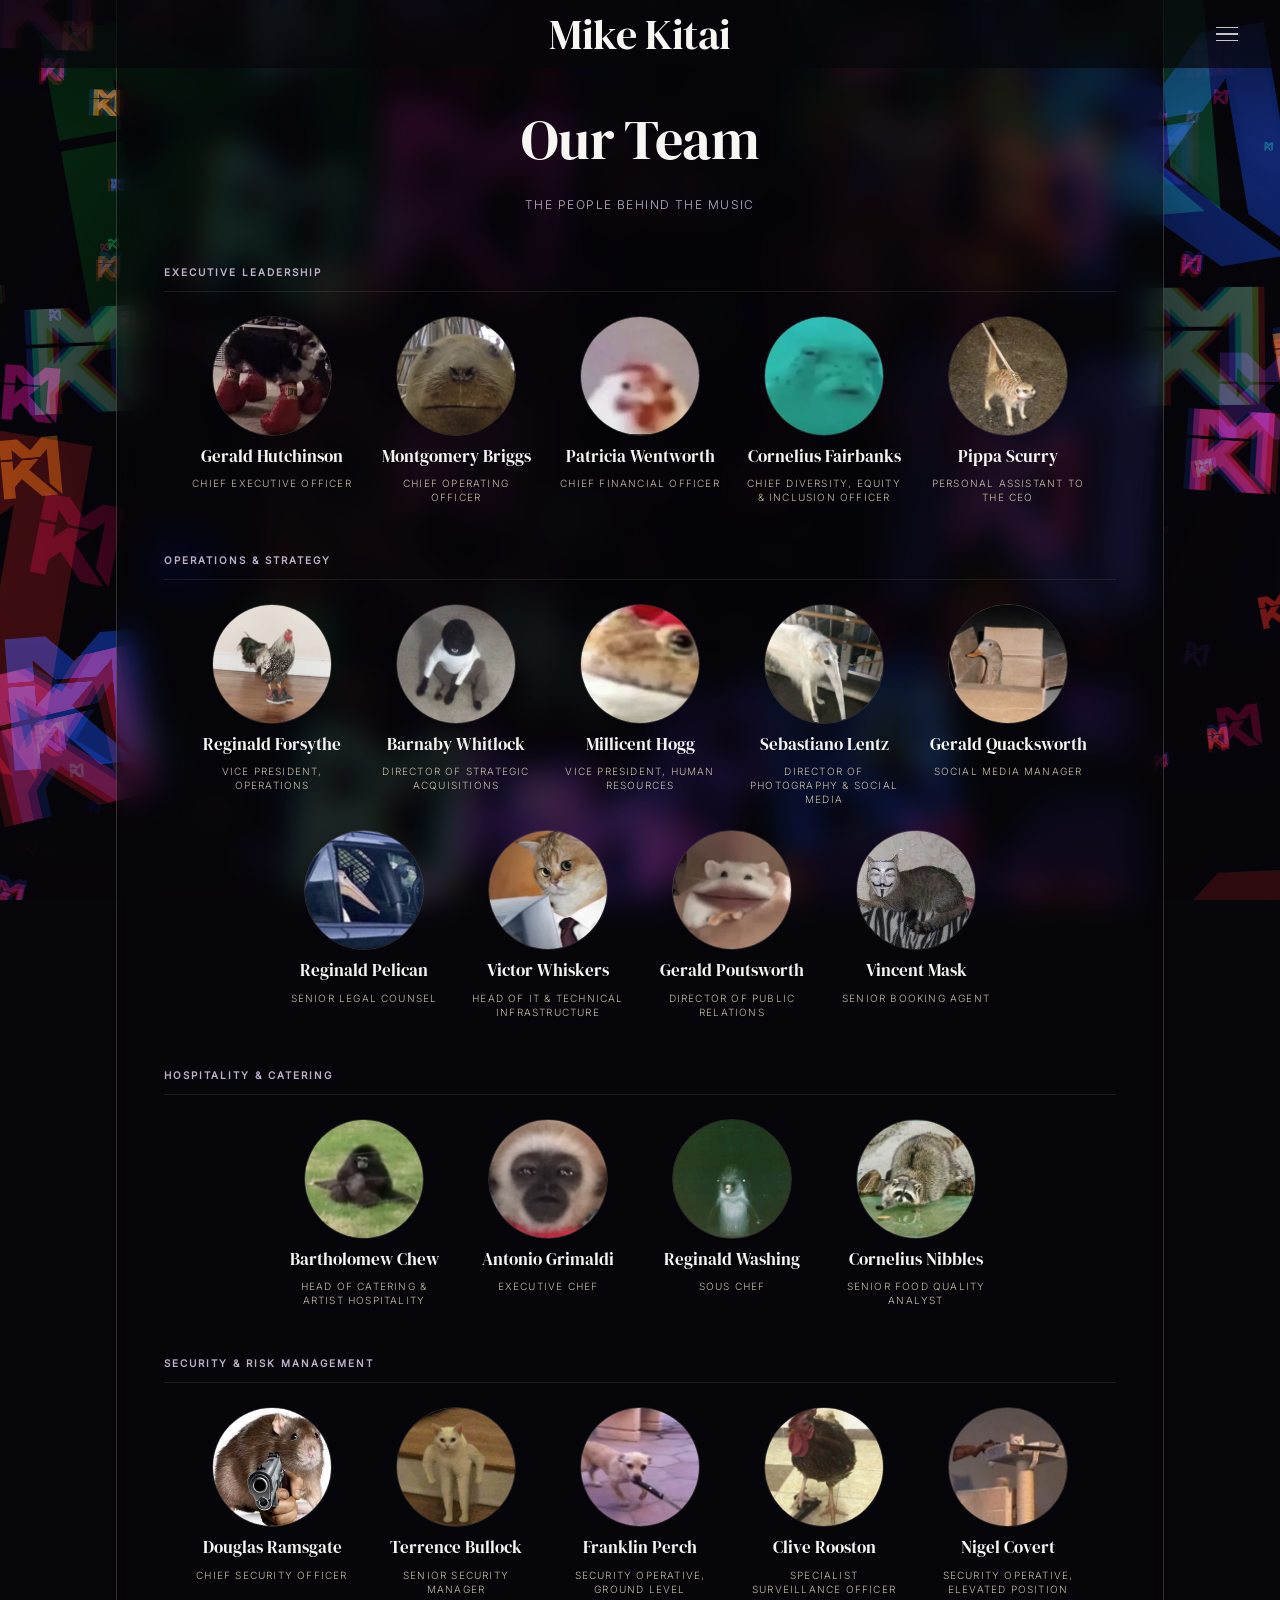
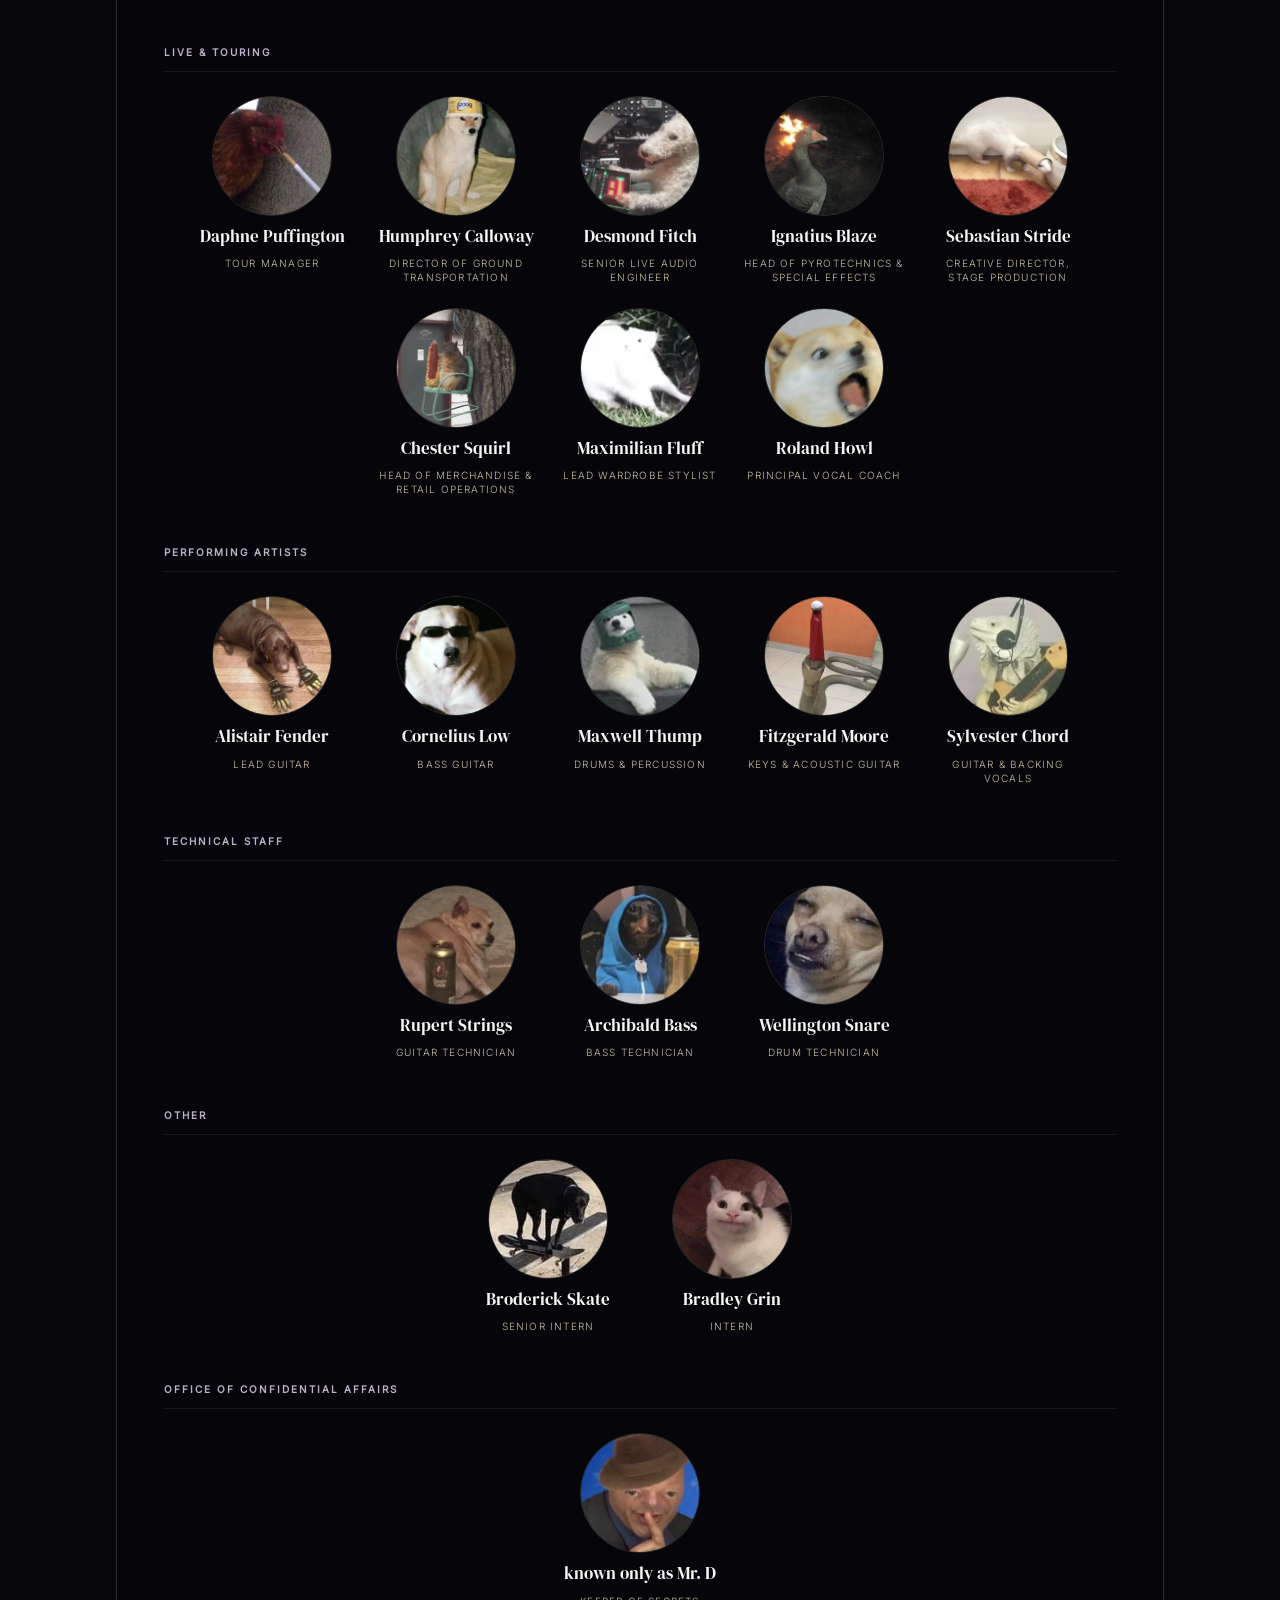
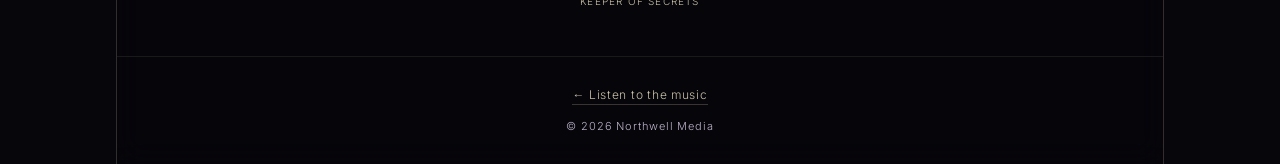
<file: ourteam.html>
<!DOCTYPE html>
<html lang="en">
<head>
  <meta charset="UTF-8" />
  <meta name="viewport" content="width=device-width, initial-scale=1.0" />
  <title>Our Team — Mike Kitai</title>
  <meta name="description" content="Meet the improbably extensive team at Northwell Media supporting Tokyo-based singer-songwriter Mike Kitai — from the Chief DEI Officer to the Keeper of Secrets." />
  <link rel="canonical" href="https://mikekitai.com/ourteam.html" />
  <meta name="theme-color" content="#07060b" />

  <!-- Open Graph / social cards -->
  <meta property="og:site_name" content="Mike Kitai" />
  <meta property="og:title" content="Our Team — Mike Kitai" />
  <meta property="og:description" content="The forty-odd people behind one singer-songwriter. Including a Senior Food Quality Analyst." />
  <meta property="og:url" content="https://mikekitai.com/ourteam.html" />
  <meta property="og:type" content="website" />
  <meta property="og:locale" content="en_US" />
  <meta property="og:image" content="https://mikekitai.com/og-image-v2.jpg" />
  <meta property="og:image:width" content="1200" />
  <meta property="og:image:height" content="630" />
  <meta property="og:image:alt" content="Mike Kitai — Tokyo-based singer-songwriter" />
  <meta name="twitter:card" content="summary_large_image" />
  <meta name="twitter:title" content="Our Team — Mike Kitai" />
  <meta name="twitter:description" content="The forty-odd people behind one singer-songwriter. Including a Senior Food Quality Analyst." />
  <meta name="twitter:image" content="https://mikekitai.com/og-image-v2.jpg" />

  <!-- WebPage only — the staff are fictional, so no Organization/employee
       markup that would feed them to Google as real people. -->
  <script type="application/ld+json">
  {
    "@context": "https://schema.org",
    "@type": "WebPage",
    "name": "Our Team",
    "url": "https://mikekitai.com/ourteam.html",
    "inLanguage": "en",
    "isPartOf": { "@id": "https://mikekitai.com/#website" },
    "about": { "@id": "https://mikekitai.com/#artist" }
  }
  </script>

  <link rel="preload" as="font" type="font/woff2" href="fonts/dmserifdisplay-400.woff2" crossorigin />
  <link rel="preload" as="font" type="font/woff2" href="fonts/inter-400.woff2" crossorigin />
  <link rel="icon" href="MK_favicon.svg" type="image/svg+xml" />
  <script src="site.js" defer></script>
  <script src="field.js" defer></script>
  <!-- Analytics — loaded on idle after `load` so the 67 KB of GTM never
       competes with first paint. dataLayer queues the config until then,
       so the pageview still fires for every real visitor. -->
  <script>
    window.dataLayer = window.dataLayer || [];
    function gtag(){dataLayer.push(arguments);}
    gtag('js', new Date());
    gtag('config', 'G-2ZZ6YZRC86');
    addEventListener('load', function () {
      var load = function () {
        var s = document.createElement('script');
        s.async = true;
        s.src = 'https://www.googletagmanager.com/gtag/js?id=G-2ZZ6YZRC86';
        document.head.appendChild(s);
      };
      'requestIdleCallback' in window
        ? requestIdleCallback(load, { timeout: 3000 })
        : setTimeout(load, 1200);
    });
  </script>
  <style>
  /* ═══ SELF-HOSTED FONTS ═══ same origin, no third-party handshake ═══ */
  @font-face{font-family:'Inter';font-style:normal;font-weight:300;font-display:swap;src:url(fonts/inter-300.woff2) format('woff2')}
  @font-face{font-family:'Inter';font-style:normal;font-weight:400;font-display:swap;src:url(fonts/inter-400.woff2) format('woff2')}
  @font-face{font-family:'DM Serif Display';font-style:normal;font-weight:400;font-display:swap;src:url(fonts/dmserifdisplay-400.woff2) format('woff2')}

  /* The rain layer is position:fixed and covers only the viewport. When a
     mobile URL bar collapses, the visual viewport briefly exceeds it and the
     browser canvas shows through — white by default. Colouring the root
     propagates to the canvas, so overscroll and that gap paint dark. */
  html { background-color: #07060b; }

    /* ═══ SHARED (keep in sync across pages) ═══ */
    *, *::before, *::after { box-sizing: border-box; margin: 0; padding: 0; }

    :root {
      --white: #f7f6f3;
      --mid: #bdb2c9; /* was #7a6d8a — only 2.1:1 on the gradient; this clears 5:1 */
      --accent: #c8bfa8;
      --line: rgba(200, 191, 168, 0.1);
      --line-strong: rgba(200, 191, 168, 0.18);
      --nav-bg: rgba(10, 5, 20, 0.85);
    }

    html { scroll-behavior: smooth; }

    body {
      color: var(--white);
      font-family: 'Inter', sans-serif;
      font-weight: 300;
      font-size: 15px;
      line-height: 1.7;
      overflow-x: hidden;
    }

    /* ═══ BACKGROUND ═══
       One 18px column per pixel of the MK grid. Each carries a soft streak on
       black that falls at its own rate, built by the script at the end of the
       body. transform only, so it composites rather than repaints. */
    .gradient-bg {
      position: fixed;
      inset: 0;
      z-index: -2;
      background-color: #07060b;
      display: flex;
      overflow: hidden;
    }

    .rain-col { flex: 0 0 18px; position: relative; overflow: hidden; }

    .rain-col > i {
      position: absolute;
      left: 0; right: 0; top: 0;
      display: block;
      animation-name: fall;
      animation-timing-function: linear;
      animation-iteration-count: infinite;
    }

    @keyframes fall {
      from { transform: translateY(0); }
      to   { transform: translateY(var(--p)); }
    }

    /* The pixel stencil as three offset CMY masks. Cyan blocks red, magenta
       blocks green, yellow blocks blue — stacked in register they make black,
       and where they drift apart each pixel edge picks up a colour fringe. */
    .mk-mask {
      position: fixed;
      inset: 0;
      z-index: -1;
      pointer-events: none;
      background-image: url("data:image/svg+xml,%3Csvg%20xmlns%3D%27http%3A%2F%2Fwww.w3.org%2F2000%2Fsvg%27%20viewBox%3D%27-2%20-2%20104%20104%27%3E%3Cpath%20d%3D%27M0%2C0%20L100%2C0%20L100%2C100%20L0%2C100%20Z%20M31%2C0%20L51.8%2C20.8%20L72.6%2C0%20Z%20M0%2C33.3%20L0%2C36.7%20L20%2C36.7%20L20%2C52.6%20L36%2C36.7%20L64.3%2C36.7%20L47.2%2C53.9%20L93.2%2C100%20L100%2C100%20L80%2C79.9%20L80%2C21%20L67.6%2C33.4%20L36%2C33.4%20L20%2C17.4%20L20%2C33.3%20Z%20M20%2C81%20L20%2C100%20L64.9%2C100%20L33%2C68.1%20Z%27%20fill%3D%27%23ffff00%27%20fill-rule%3D%27evenodd%27%2F%3E%3C%2Fsvg%3E"), url("data:image/svg+xml,%3Csvg%20xmlns%3D%27http%3A%2F%2Fwww.w3.org%2F2000%2Fsvg%27%20viewBox%3D%27-2%20-2%20104%20104%27%3E%3Cpath%20d%3D%27M0%2C0%20L100%2C0%20L100%2C100%20L0%2C100%20Z%20M31%2C0%20L51.8%2C20.8%20L72.6%2C0%20Z%20M0%2C33.3%20L0%2C36.7%20L20%2C36.7%20L20%2C52.6%20L36%2C36.7%20L64.3%2C36.7%20L47.2%2C53.9%20L93.2%2C100%20L100%2C100%20L80%2C79.9%20L80%2C21%20L67.6%2C33.4%20L36%2C33.4%20L20%2C17.4%20L20%2C33.3%20Z%20M20%2C81%20L20%2C100%20L64.9%2C100%20L33%2C68.1%20Z%27%20fill%3D%27%23ff00ff%27%20fill-rule%3D%27evenodd%27%2F%3E%3C%2Fsvg%3E"), url("data:image/svg+xml,%3Csvg%20xmlns%3D%27http%3A%2F%2Fwww.w3.org%2F2000%2Fsvg%27%20viewBox%3D%27-2%20-2%20104%20104%27%3E%3Cpath%20d%3D%27M0%2C0%20L100%2C0%20L100%2C100%20L0%2C100%20Z%20M31%2C0%20L51.8%2C20.8%20L72.6%2C0%20Z%20M0%2C33.3%20L0%2C36.7%20L20%2C36.7%20L20%2C52.6%20L36%2C36.7%20L64.3%2C36.7%20L47.2%2C53.9%20L93.2%2C100%20L100%2C100%20L80%2C79.9%20L80%2C21%20L67.6%2C33.4%20L36%2C33.4%20L20%2C17.4%20L20%2C33.3%20Z%20M20%2C81%20L20%2C100%20L64.9%2C100%20L33%2C68.1%20Z%27%20fill%3D%27%2300ffff%27%20fill-rule%3D%27evenodd%27%2F%3E%3C%2Fsvg%3E");
      background-size: 18px 18px, 18px 18px, 18px 18px;
      background-repeat: repeat, repeat, repeat;
      background-blend-mode: multiply, multiply, normal;
      mix-blend-mode: multiply;
      animation: aberrate 11s ease-in-out infinite alternate;
    }

    @keyframes aberrate {
      0%   { background-position:  1px 0px, 0 0, -1px  0px; }
      50%  { background-position: -1px 1px, 0 0,  1px -1px; }
      100% { background-position:  2px 0px, 0 0, -2px  1px; }
    }

    /* Soft darkening under the content column only; the edges stay bright. */
    .scrim {
      position: fixed;
      inset: 0;
      z-index: -1;
      pointer-events: none;
      background: radial-gradient(ellipse 58% 72% at 50% 42%,
                  rgba(4, 3, 8, 0.82) 0%, rgba(4, 3, 8, 0.45) 52%, transparent 78%);
    }

    .navbar {
      position: fixed;
      top: 0;
      left: 0;
      right: 0;
      z-index: 100;
      display: grid;
      grid-template-columns: 36px 1fr 36px;
      align-items: center;
      padding: 0 32px;
      height: 68px;
      /* Matched to .platform-link: same fill and no
         backdrop-filter for the same reason — blurring a full-width bar
         over rain that repaints every frame costs more than the fill. */
      background: rgba(7, 6, 11, 0.7);
    }

    .navbar-name {
      font-family: 'DM Serif Display', serif;
      font-weight: 400;
      font-size: clamp(24px, 4vw, 42px);
      letter-spacing: -0.01em;
      color: var(--white);
      white-space: nowrap;
      text-align: center;
      grid-column: 2;
      line-height: 1;
      text-decoration: none;
      display: inline-block;
      padding: 8px 16px;
      margin: 0 auto;
    }

    .hamburger {
      display: flex;
      flex-direction: column;
      justify-content: center;
      gap: 5px;
      width: 36px;
      height: 36px;
      background: none;
      border: none;
      cursor: pointer;
      padding: 4px;
      grid-column: 3;
    }

    .hamburger span {
      display: block;
      width: 22px;
      height: 1.5px;
      background: var(--white);
      opacity: 0.8;
      transition: opacity 0.2s;
    }

    .hamburger:hover span { opacity: 1; }

    .nav-menu {
      display: none;
      position: absolute;
      top: 68px;
      right: 0;
      min-width: 200px;
      background: rgba(7, 6, 11, 0.7);
      padding: 8px 0;
    }

    .nav-menu.open { display: block; }

    .nav-link {
      display: block;
      padding: 12px 24px;
      color: var(--white);
      text-decoration: none;
      font-size: 13px;
      letter-spacing: 0.08em;
      text-transform: uppercase;
      opacity: 0.7;
      transition: opacity 0.2s, background 0.2s;
    }

    .nav-link:hover {
      opacity: 1;
      background: rgba(200, 191, 168, 0.06);
    }

    footer {
      border-top: 1px solid var(--line);
      padding: 28px 32px;
      text-align: center;
      font-size: 11px;
      color: var(--mid);
      letter-spacing: 0.08em;
    }

    .footer-cta {
      margin-bottom: 12px;
      font-size: 12px;
      letter-spacing: 0.06em;
    }

    .footer-cta a {
      color: var(--accent);
      text-decoration: none;
      border-bottom: 1px solid rgba(200,191,168,0.25);
      padding-bottom: 2px;
      transition: border-color 0.2s;
    }

    .footer-cta a:hover { border-color: var(--accent); }

    /* ── A11Y: skip link, focus ring, screen-reader text ── */
    .skip-link {
      position: absolute;
      left: 8px;
      top: -64px;
      z-index: 200;
      padding: 10px 18px;
      background: #12081f;
      color: var(--white);
      border: 1px solid var(--line-strong);
      border-radius: 3px;
      font-size: 13px;
      letter-spacing: 0.06em;
      text-decoration: none;
      transition: top 0.2s;
    }

    .skip-link:focus { top: 8px; }

    :focus-visible {
      outline: 2px solid var(--accent);
      outline-offset: 3px;
      border-radius: 2px;
    }

    .visually-hidden {
      position: absolute;
      width: 1px;
      height: 1px;
      margin: -1px;
      padding: 0;
      overflow: hidden;
      clip: rect(0 0 0 0);
      clip-path: inset(50%);
      white-space: nowrap;
      border: 0;
    }

    /* ── A11Y: respect reduced-motion ── */
    @media (prefers-reduced-motion: reduce) {
      html { scroll-behavior: auto; }
      *, *::before, *::after {
        animation-duration: 0.01ms !important;
        animation-iteration-count: 1 !important;
        transition-duration: 0.01ms !important;
      }
      .rain-col > i, .mk-mask, .navbar-name,
      .platform-link, .platform-link svg, .social-icon svg,
      .hero-email, .apply-email, .hero-quote, .hero-portrait { animation: none !important; }
      .platform-link svg, .social-icon svg { filter: drop-shadow(0 0 3px rgba(0,0,0,.9)); }
      .navbar-name, .platform-link, .hero-email, .apply-email { text-shadow: none; }
      .hero-quote { text-shadow: 0 2px 14px rgba(3,2,9,.9); }
      .hero-portrait { filter: grayscale(15%); }
    }


    /* ═══ LEGIBILITY OVER THE RAIN ═══
       Remove a class from the body tag to switch any of these off. */

    .frosted .platform-link,
    .frosted .listing,
    .frosted .stat-pill {
      background: rgba(7, 6, 11, 0.56);
      -webkit-backdrop-filter: blur(7px);
              backdrop-filter: blur(7px);
      border-color: rgba(200, 191, 168, 0.38);
    }
    .frosted .social-icon {
      background: rgba(7, 6, 11, 0.56);
      -webkit-backdrop-filter: blur(7px);
              backdrop-filter: blur(7px);
      border-radius: 50%;
      border: 1px solid rgba(200, 191, 168, 0.25);
    }
    .frosted .hero-email,
    .frosted .apply-email {
      background: rgba(7, 6, 11, 0.54);
      -webkit-backdrop-filter: blur(7px);
              backdrop-filter: blur(7px);
      padding: 7px 14px;
      border-radius: 3px;
    }
    .frosted .spotify-embed { border-radius: 6px; }

    .strongborder { --line-strong: rgba(200, 191, 168, 0.45); }
    .strongborder .platform-link { border-color: rgba(200, 191, 168, 0.45); }

    .brighticons .social-icon { opacity: 1; }
    .brighticons .social-icon svg,
    .brighticons .platform-link svg { opacity: 1; }

    /* Chromatic split. Labels use text-shadow; SVGs can't, so they stack
       drop-shadows. The dark halo leads every keyframe so nothing loses its
       separation from the rain. Offsets stay small — these are 13px labels. */
    @keyframes rgbUIText {
      0%, 25% { text-shadow: 0 0 1px rgba(251,0,231,.55), 0 0 2px rgba(0,233,235,.55); }
      45%     { text-shadow: 2px 0 1px rgba(251,0,231,.55), -2px 0 1px rgba(0,233,235,.55); }
      50%     { text-shadow: -2px 0 1px rgba(251,0,231,.55), 2px 0 1px rgba(0,233,235,.55); }
      55%     { text-shadow: 0 0 2px rgba(251,0,231,.55), 0 0 2px rgba(0,233,235,.55); }
      90%     { text-shadow: -1px 1px 1px rgba(251,0,231,.55), 1px -1px 1px rgba(0,233,235,.55); }
      100%    { text-shadow: 1px 0 1px rgba(251,0,231,.55), -1px 0 1px rgba(0,233,235,.55); }
    }
    /* Colour first, halo last. drop-shadow chains — each one operates on the
       output of the one before it — so a black halo listed first swallows
       every colour cast after it. */
    @keyframes rgbUIIcon {
      0%, 25% { filter: drop-shadow(0 0 1px rgba(251,0,231,.8))  drop-shadow(0 0 2px rgba(0,233,235,.8))  drop-shadow(0 0 3px rgba(0,0,0,.75)); }
      45%     { filter: drop-shadow(2px 0 0 rgba(251,0,231,.8))  drop-shadow(-2px 0 0 rgba(0,233,235,.8)) drop-shadow(0 0 3px rgba(0,0,0,.75)); }
      50%     { filter: drop-shadow(-2px 0 0 rgba(251,0,231,.8)) drop-shadow(2px 0 0 rgba(0,233,235,.8))  drop-shadow(0 0 3px rgba(0,0,0,.75)); }
      55%     { filter: drop-shadow(0 0 2px rgba(251,0,231,.8))  drop-shadow(0 0 2px rgba(0,233,235,.8))  drop-shadow(0 0 3px rgba(0,0,0,.75)); }
      90%     { filter: drop-shadow(-1px 1px 0 rgba(251,0,231,.8)) drop-shadow(1px -1px 0 rgba(0,233,235,.8)) drop-shadow(0 0 3px rgba(0,0,0,.75)); }
      100%    { filter: drop-shadow(1px 0 0 rgba(251,0,231,.8))  drop-shadow(-1px 0 0 rgba(0,233,235,.8)) drop-shadow(0 0 3px rgba(0,0,0,.75)); }
    }

    /* The social marks are 20px and sit on their own frosted disc, so they
       don't need the dark halo — and without it the split can run harder. */
    @keyframes rgbSocialIcon {
      0%, 25% { filter: drop-shadow(0 0 1px rgba(251,0,231,.9)) drop-shadow(0 0 2px rgba(0,233,235,.9)); }
      45%     { filter: drop-shadow(3px 0 0 rgba(251,0,231,.9)) drop-shadow(-3px 0 0 rgba(0,233,235,.9)); }
      50%     { filter: drop-shadow(-3px 0 0 rgba(251,0,231,.9)) drop-shadow(3px 0 0 rgba(0,233,235,.9)); }
      55%     { filter: drop-shadow(0 2px 0 rgba(251,0,231,.9)) drop-shadow(0 -2px 0 rgba(0,233,235,.9)); }
      90%     { filter: drop-shadow(-2px 2px 0 rgba(251,0,231,.9)) drop-shadow(2px -2px 0 rgba(0,233,235,.9)); }
      100%    { filter: drop-shadow(2px 0 0 rgba(251,0,231,.9)) drop-shadow(-2px 0 0 rgba(0,233,235,.9)); }
    }

    .rgbui .platform-link,
    .rgbui .hero-email,
    .rgbui .apply-email { animation: rgbUIText 2.2s steps(9) infinite alternate; }
    .rgbui .platform-link svg { animation: rgbUIIcon 2.2s steps(9) infinite alternate; }
    .rgbui .social-icon svg  { animation: rgbSocialIcon 2.2s steps(9) infinite alternate; }

    /* staggered so they don't flash in unison */
    .rgbui .platform-link:nth-child(1), .rgbui .platform-link:nth-child(1) svg { animation-delay: 0s; }
    .rgbui .platform-link:nth-child(2), .rgbui .platform-link:nth-child(2) svg { animation-delay: -0.35s; }
    .rgbui .platform-link:nth-child(3), .rgbui .platform-link:nth-child(3) svg { animation-delay: -0.7s; }
    .rgbui .platform-link:nth-child(4), .rgbui .platform-link:nth-child(4) svg { animation-delay: -1.05s; }
    .rgbui .platform-link:nth-child(5), .rgbui .platform-link:nth-child(5) svg { animation-delay: -1.4s; }
    .rgbui .platform-link:nth-child(6), .rgbui .platform-link:nth-child(6) svg { animation-delay: -1.75s; }
    .rgbui .social-icon:nth-child(1) svg { animation-delay: -0.5s; }
    .rgbui .social-icon:nth-child(2) svg { animation-delay: -1.2s; }
    .rgbui .social-icon:nth-child(3) svg { animation-delay: -1.9s; }

    /* the navbar wordmark */
    @keyframes rgbText {
      0%, 25% { text-shadow: 0 0 1px rgba(251,0,231,.75), 0 0 3px rgba(0,233,235,.75), 0 0 3px rgba(0,242,14,.5); }
      45%     { text-shadow: 3px 0 1px rgba(251,0,231,.75), 0 3px 1px rgba(0,233,235,.75), -3px 0 1px rgba(0,242,14,.5); }
      50%     { text-shadow: -3px 0 1px rgba(251,0,231,.75), 0 -3px 1px rgba(0,233,235,.75), 3px 0 1px rgba(0,242,14,.5); }
      55%     { text-shadow: 0 0 3px rgba(251,0,231,.75), 0 0 3px rgba(0,233,235,.75), 0 0 3px rgba(0,242,14,.5); }
      90%     { text-shadow: -3px 0 1px rgba(251,0,231,.75), 0 3px 1px rgba(0,233,235,.75), 3px 0 1px rgba(0,242,14,.5); }
      100%    { text-shadow: 3px 0 1px rgba(251,0,231,.75), 0 -3px 1px rgba(0,233,235,.75), -3px 0 1px rgba(0,242,14,.5); }
    }
    .navbar-name { will-change: text-shadow; animation: rgbText 2s steps(9) infinite alternate; }

    /* body text sitting straight on the rain needs a little separation */
    .section-label, .page-eyebrow, .page-intro,
    .team-section-title, .team-card .name, .team-card .role,
    .listing-meta, .listing-description, .listing-requirements,
    .apply-section p, .apply-note, footer {
      text-shadow: 0 1px 10px rgba(3, 2, 9, 0.85);
    }


    /* ═══ CONTENT PANEL ═══
       Reading pages get a solid surface. The rain stays visible either side,
       framing the column rather than sitting under the text. */
    .content-panel {
      position: relative;
      margin: 0 auto;
      max-width: 1048px;
      /* same language as the buttons on the homepage, but a heavier blur —
         a small plate only has to hide a few pixels of movement, a full
         column has to hide a screenful, and 7px isn't enough at that size. */
      background: rgba(7, 6, 11, 0.42);
      -webkit-backdrop-filter: blur(14px);
              backdrop-filter: blur(14px);
      border-left: 1px solid rgba(200, 191, 168, 0.22);
      border-right: 1px solid rgba(200, 191, 168, 0.22);
    }

    /* Without backdrop-filter a 60%-transparent panel would be unreadable,
       so those browsers get a near-solid one instead. */
    @supports not ((backdrop-filter: blur(1px)) or (-webkit-backdrop-filter: blur(1px))) {
      .content-panel { background: rgba(7, 6, 11, 0.9); }
    }

    /* the halos exist to lift text off the rain — on a solid panel they only
       soften it, so they come back off */
    .content-panel .page-eyebrow,
    .content-panel .page-intro,
    .content-panel .team-section-title,
    .content-panel .team-card .name,
    .content-panel .team-card .role,
    .content-panel .listing-meta,
    .content-panel .listing-description,
    .content-panel .listing-requirements,
    .content-panel .apply-section p,
    .content-panel .apply-note,
    .content-panel footer { text-shadow: none; }

    @media (max-width: 900px) {
      .content-panel { border-left: none; border-right: none; }
    }

    /* ═══ PAGE-SPECIFIC ═══ */

    /* ── PAGE ── */
    .page-header {
      max-width: 860px;
      margin: 0 auto;
      padding: 92px 32px 8px;
      text-align: center;
    }

    .page-header h1 {
      font-family: 'DM Serif Display', serif;
      font-weight: 400;
      font-size: clamp(36px, 5vw, 56px);
      letter-spacing: -0.01em;
      margin-bottom: 8px;
    }

    .page-header p {
      font-size: 12px;
      letter-spacing: 0.12em;
      text-transform: uppercase;
      color: var(--mid);
    }

    /* ── TEAM SECTIONS ── */
    .team-section {
      max-width: 1000px;
      margin: 0 auto;
      padding: 40px 24px 0;
    }

    .team-section-title {
      font-size: 10px;
      letter-spacing: 0.2em;
      text-transform: uppercase;
      color: var(--mid);
      margin-bottom: 24px;
      padding-bottom: 10px;
      border-bottom: 1px solid var(--line);
    }

    .team-grid {
      display: flex;
      flex-wrap: wrap;
      justify-content: center;
      gap: 24px;
      margin-bottom: 8px;
      list-style: none;
    }

    .team-grid .team-card {
      width: 160px;
      flex-shrink: 0;
    }

    .team-card {
      display: flex;
      flex-direction: column;
      align-items: center;
      text-align: center;
      gap: 10px;
    }

    .team-card img {
      width: 120px;
      height: 120px;
      object-fit: cover;
      border-radius: 50%;
      border: 1px solid rgba(200,191,168,0.2);
      filter: grayscale(20%);
    }

    .team-card .name {
      font-family: 'DM Serif Display', serif;
      font-size: 17px;
      font-weight: 400;
      color: var(--white);
      line-height: 1.2;
    }

    .team-card .role {
      font-size: 10px;
      letter-spacing: 0.12em;
      text-transform: uppercase;
      color: var(--accent);
      line-height: 1.4;
    }

    footer { margin-top: 48px; }

    @media (max-width: 480px) {
      .team-grid .team-card { width: 140px; }
    }
  
  /* One filter on the button, not three on the bars — the chromatic split
     then reads as a single glitching icon rather than three loose lines,
     and it is one composited layer instead of three. Menu text is left
     alone on purpose. */
  .rgbui .hamburger { will-change: filter; animation: rgbUIIcon 2.2s steps(9) infinite alternate; }
  @media (prefers-reduced-motion: reduce) { .rgbui .hamburger { animation: none; } }

  /* Menu items matched to .platform-link: same full-strength white and the
     same rgbUIText treatment, staggered so the three don't pulse in unison. */
  .nav-link { opacity: 1; }
  .rgbui .nav-link { animation: rgbUIText 2.2s steps(9) infinite alternate; }
  .rgbui .nav-link:nth-child(1) { animation-delay: 0s; }
  .rgbui .nav-link:nth-child(2) { animation-delay: -0.55s; }
  .rgbui .nav-link:nth-child(3) { animation-delay: -1.1s; }
  body.collapsing .nav-link { animation-play-state: paused; }
  @media (prefers-reduced-motion: reduce) { .rgbui .nav-link { animation: none; } }

  /* The MK logo field (field.js) replaces the rain and its stencil mask. */
  .mk-mask { display: none !important; }
</style>
</head>
<body class="rgbui">

  <a class="skip-link" href="#ts-1">Skip to the team</a>

  <div class="gradient-bg" aria-hidden="true"></div>
  <div class="mk-mask" aria-hidden="true"></div>
  <div class="scrim" aria-hidden="true"></div>

  <nav class="navbar" aria-label="Main">
    <div></div>
    <a class="navbar-name" href="index.html">Mike Kitai</a>
    <button class="hamburger" id="hamburger" aria-label="Menu" aria-controls="nav-menu" aria-expanded="false">
      <span></span><span></span><span></span>
    </button>
    <div class="nav-menu" id="nav-menu">
      <a class="nav-link" href="index.html">Home</a>
      <a class="nav-link" href="ourteam.html">Our Team</a>
      <a class="nav-link" href="careers.html">Careers</a>
    </div>
  </nav>

  <div class="content-panel">
  <div class="page-header">
    <h1>Our Team</h1>
    <p>The people behind the music</p>
  </div>

  <!-- EXECUTIVE LEADERSHIP -->
  <section class="team-section" aria-labelledby="ts-1">
    <h2 class="team-section-title" id="ts-1">Executive Leadership</h2>
    <ul class="team-grid">
      <li class="team-card">
        <img src="band manager.webp" alt="Gerald Hutchinson" width="120" height="120" loading="lazy" decoding="async" />
        <span class="name">Gerald Hutchinson</span>
        <span class="role">Chief Executive Officer</span>
      </li>
      <li class="team-card">
        <img src="executive branch manager.webp" alt="Montgomery Briggs" width="120" height="120" loading="lazy" decoding="async" />
        <span class="name">Montgomery Briggs</span>
        <span class="role">Chief Operating Officer</span>
      </li>
      <li class="team-card">
        <img src="chief financial officer.webp" alt="Patricia Wentworth" width="120" height="120" loading="lazy" decoding="async" />
        <span class="name">Patricia Wentworth</span>
        <span class="role">Chief Financial Officer</span>
      </li>
      <li class="team-card">
        <img src="chief DEI officer.webp" alt="Cornelius Fairbanks" width="120" height="120" loading="lazy" decoding="async" />
        <span class="name">Cornelius Fairbanks</span>
        <span class="role">Chief Diversity, Equity & Inclusion Officer</span>
      </li>
      <li class="team-card">
        <img src="personalassistanttoCEO.webp" alt="Pippa Scurry" width="120" height="120" loading="lazy" decoding="async" />
        <span class="name">Pippa Scurry</span>
        <span class="role">Personal Assistant to the CEO</span>
      </li>
    </ul>
  </section>

  <!-- OPERATIONS -->
  <section class="team-section" aria-labelledby="ts-2">
    <h2 class="team-section-title" id="ts-2">Operations & Strategy</h2>
    <ul class="team-grid">
      <li class="team-card">
        <img src="head of operations.webp" alt="Reginald Forsythe" width="120" height="120" loading="lazy" decoding="async" />
        <span class="name">Reginald Forsythe</span>
        <span class="role">Vice President, Operations</span>
      </li>
      <li class="team-card">
        <img src="aquisitions.webp" alt="Barnaby Whitlock" width="120" height="120" loading="lazy" decoding="async" />
        <span class="name">Barnaby Whitlock</span>
        <span class="role">Director of Strategic Acquisitions</span>
      </li>
      <li class="team-card">
        <img src="head of human resources.webp" alt="Millicent Hogg" width="120" height="120" loading="lazy" decoding="async" />
        <span class="name">Millicent Hogg</span>
        <span class="role">Vice President, Human Resources</span>
      </li>
      <li class="team-card">
        <img src="photography and social media.webp" alt="Sebastiano Lentz" width="120" height="120" loading="lazy" decoding="async" />
        <span class="name">Sebastiano Lentz</span>
        <span class="role">Director of Photography & Social Media</span>
      </li>
      <li class="team-card">
        <img src="socialmediamanager.webp" alt="Gerald Quacksworth" width="120" height="120" loading="lazy" decoding="async" />
        <span class="name">Gerald Quacksworth</span>
        <span class="role">Social Media Manager</span>
      </li>
      <li class="team-card">
        <img src="legalcounsel.webp" alt="Reginald Pelican" width="120" height="120" loading="lazy" decoding="async" />
        <span class="name">Reginald Pelican</span>
        <span class="role">Senior Legal Counsel</span>
      </li>
      <li class="team-card">
        <img src="ITsupport.webp" alt="Victor Whiskers" width="120" height="120" loading="lazy" decoding="async" />
        <span class="name">Victor Whiskers</span>
        <span class="role">Head of IT & Technical Infrastructure</span>
      </li>
      <li class="team-card">
        <img src="PR manager.webp" alt="Gerald Poutsworth" width="120" height="120" loading="lazy" decoding="async" />
        <span class="name">Gerald Poutsworth</span>
        <span class="role">Director of Public Relations</span>
      </li>
      <li class="team-card">
        <img src="booking agent.webp" alt="Vincent Mask" width="120" height="120" loading="lazy" decoding="async" />
        <span class="name">Vincent Mask</span>
        <span class="role">Senior Booking Agent</span>
      </li>
    </ul>
  </section>

  <!-- CATERING -->
  <section class="team-section" aria-labelledby="ts-3">
    <h2 class="team-section-title" id="ts-3">Hospitality & Catering</h2>
    <ul class="team-grid">
      <li class="team-card">
        <img src="catering.webp" alt="Bartholomew Chew" width="120" height="120" loading="lazy" decoding="async" />
        <span class="name">Bartholomew Chew</span>
        <span class="role">Head of Catering & Artist Hospitality</span>
      </li>
      <li class="team-card">
        <img src="chef.webp" alt="Antonio Grimaldi" width="120" height="120" loading="lazy" decoding="async" />
        <span class="name">Antonio Grimaldi</span>
        <span class="role">Executive Chef</span>
      </li>
      <li class="team-card">
        <img src="sous chef.webp" alt="Reginald Washing" width="120" height="120" loading="lazy" decoding="async" />
        <span class="name">Reginald Washing</span>
        <span class="role">Sous Chef</span>
      </li>
      <li class="team-card">
        <img src="food tester.webp" alt="Cornelius Nibbles" width="120" height="120" loading="lazy" decoding="async" />
        <span class="name">Cornelius Nibbles</span>
        <span class="role">Senior Food Quality Analyst</span>
      </li>
    </ul>
  </section>

  <!-- SECURITY -->
  <section class="team-section" aria-labelledby="ts-4">
    <h2 class="team-section-title" id="ts-4">Security & Risk Management</h2>
    <ul class="team-grid">
      <li class="team-card">
        <img src="head of security.webp" alt="Douglas Ramsgate" width="120" height="120" loading="lazy" decoding="async" />
        <span class="name">Douglas Ramsgate</span>
        <span class="role">Chief Security Officer</span>
      </li>
      <li class="team-card">
        <img src="backstage security manager.webp" alt="Terrence Bullock" width="120" height="120" loading="lazy" decoding="async" />
        <span class="name">Terrence Bullock</span>
        <span class="role">Senior Security Manager</span>
      </li>
      <li class="team-card">
        <img src="security1.webp" alt="Franklin Perch" width="120" height="120" loading="lazy" decoding="async" />
        <span class="name">Franklin Perch</span>
        <span class="role">Security Operative, Ground Level</span>
      </li>
      <li class="team-card">
        <img src="security2.webp" alt="Clive Rooston" width="120" height="120" loading="lazy" decoding="async" />
        <span class="name">Clive Rooston</span>
        <span class="role">Specialist Surveillance Officer</span>
      </li>
      <li class="team-card">
        <img src="security 3.webp" alt="Nigel Covert" width="120" height="120" loading="lazy" decoding="async" />
        <span class="name">Nigel Covert</span>
        <span class="role">Security Operative, Elevated Position</span>
      </li>
    </ul>
  </section>

  <!-- TOURING -->
  <section class="team-section" aria-labelledby="ts-5">
    <h2 class="team-section-title" id="ts-5">Live & Touring</h2>
    <ul class="team-grid">
      <li class="team-card">
        <img src="tourmanager.webp" alt="Daphne Puffington" width="120" height="120" loading="lazy" decoding="async" />
        <span class="name">Daphne Puffington</span>
        <span class="role">Tour Manager</span>
      </li>
      <li class="team-card">
        <img src="tour bus driver.webp" alt="Humphrey Calloway" width="120" height="120" loading="lazy" decoding="async" />
        <span class="name">Humphrey Calloway</span>
        <span class="role">Director of Ground Transportation</span>
      </li>
      <li class="team-card">
        <img src="live mix engineer.webp" alt="Desmond Fitch" width="120" height="120" loading="lazy" decoding="async" />
        <span class="name">Desmond Fitch</span>
        <span class="role">Senior Live Audio Engineer</span>
      </li>
      <li class="team-card">
        <img src="pyrotechnics.webp" alt="Ignatius Blaze" width="120" height="120" loading="lazy" decoding="async" />
        <span class="name">Ignatius Blaze</span>
        <span class="role">Head of Pyrotechnics & Special Effects</span>
      </li>
      <li class="team-card">
        <img src="stage choreographer.webp" alt="Sebastian Stride" width="120" height="120" loading="lazy" decoding="async" />
        <span class="name">Sebastian Stride</span>
        <span class="role">Creative Director, Stage Production</span>
      </li>
      <li class="team-card">
        <img src="merchandise manager.webp" alt="Chester Squirl" width="120" height="120" loading="lazy" decoding="async" />
        <span class="name">Chester Squirl</span>
        <span class="role">Head of Merchandise & Retail Operations</span>
      </li>
      <li class="team-card">
        <img src="stylist.webp" alt="Maximilian Fluff" width="120" height="120" loading="lazy" decoding="async" />
        <span class="name">Maximilian Fluff</span>
        <span class="role">Lead Wardrobe Stylist</span>
      </li>
      <li class="team-card">
        <img src="vocal coach.webp" alt="Roland Howl" width="120" height="120" loading="lazy" decoding="async" />
        <span class="name">Roland Howl</span>
        <span class="role">Principal Vocal Coach</span>
      </li>
    </ul>
  </section>

  <!-- BAND -->
  <section class="team-section" aria-labelledby="ts-6">
    <h2 class="team-section-title" id="ts-6">Performing Artists</h2>
    <ul class="team-grid">
      <li class="team-card">
        <img src="lead guitar.webp" alt="Alistair Fender" width="120" height="120" loading="lazy" decoding="async" />
        <span class="name">Alistair Fender</span>
        <span class="role">Lead Guitar</span>
      </li>
      <li class="team-card">
        <img src="bass guitar.webp" alt="Cornelius Low" width="120" height="120" loading="lazy" decoding="async" />
        <span class="name">Cornelius Low</span>
        <span class="role">Bass Guitar</span>
      </li>
      <li class="team-card">
        <img src="drums.webp" alt="Maxwell Thump" width="120" height="120" loading="lazy" decoding="async" />
        <span class="name">Maxwell Thump</span>
        <span class="role">Drums & Percussion</span>
      </li>
      <li class="team-card">
        <img src="keys and acoustic guitar.webp" alt="Fitzgerald Moore" width="120" height="120" loading="lazy" decoding="async" />
        <span class="name">Fitzgerald Moore</span>
        <span class="role">Keys & Acoustic Guitar</span>
      </li>
      <li class="team-card">
        <img src="guitar and backing vocals.webp" alt="Sylvester Chord" width="120" height="120" loading="lazy" decoding="async" />
        <span class="name">Sylvester Chord</span>
        <span class="role">Guitar & Backing Vocals</span>
      </li>
    </ul>
  </section>

  <!-- TECHNICIANS -->
  <section class="team-section" aria-labelledby="ts-7">
    <h2 class="team-section-title" id="ts-7">Technical Staff</h2>
    <ul class="team-grid">
      <li class="team-card">
        <img src="guitar tech.webp" alt="Rupert Strings" width="120" height="120" loading="lazy" decoding="async" style="object-position: 35% center;" />
        <span class="name">Rupert Strings</span>
        <span class="role">Guitar Technician</span>
      </li>
      <li class="team-card">
        <img src="bass tech.webp" alt="Archibald Bass" width="120" height="120" loading="lazy" decoding="async" />
        <span class="name">Archibald Bass</span>
        <span class="role">Bass Technician</span>
      </li>
      <li class="team-card">
        <img src="drum tech.webp" alt="Wellington Snare" width="120" height="120" loading="lazy" decoding="async" />
        <span class="name">Wellington Snare</span>
        <span class="role">Drum Technician</span>
      </li>
    </ul>
  </section>

  <!-- INTERN -->
  <section class="team-section" aria-labelledby="ts-8">
    <h2 class="team-section-title" id="ts-8">Other</h2>
    <ul class="team-grid">
      <li class="team-card">
        <img src="seniorintern.webp" alt="Broderick Skate" width="120" height="120" loading="lazy" decoding="async" />
        <span class="name">Broderick Skate</span>
        <span class="role">Senior Intern</span>
      </li>
      <li class="team-card">
        <img src="intern.webp" alt="Bradley Grin" width="120" height="120" loading="lazy" decoding="async" />
        <span class="name">Bradley Grin</span>
        <span class="role">Intern</span>
      </li>
    </ul>
  </section>

  <!-- KEEPER OF SECRETS -->
  <section class="team-section" aria-labelledby="ts-9">
    <h2 class="team-section-title" id="ts-9">Office of Confidential Affairs</h2>
    <ul class="team-grid">
      <li class="team-card">
        <img src="keepr of secrets.webp" alt="Mr. D" width="120" height="120" loading="lazy" decoding="async" />
        <span class="name">known only as Mr. D</span>
        <span class="role">Keeper of Secrets</span>
      </li>
    </ul>
  </section>

  <footer>
    <p class="footer-cta"><a href="index.html#listen">← Listen to the music</a></p>
    &copy; 2026 Northwell Media
  </footer>
  </div><!-- /content-panel -->


</body>
</html>
</file>
